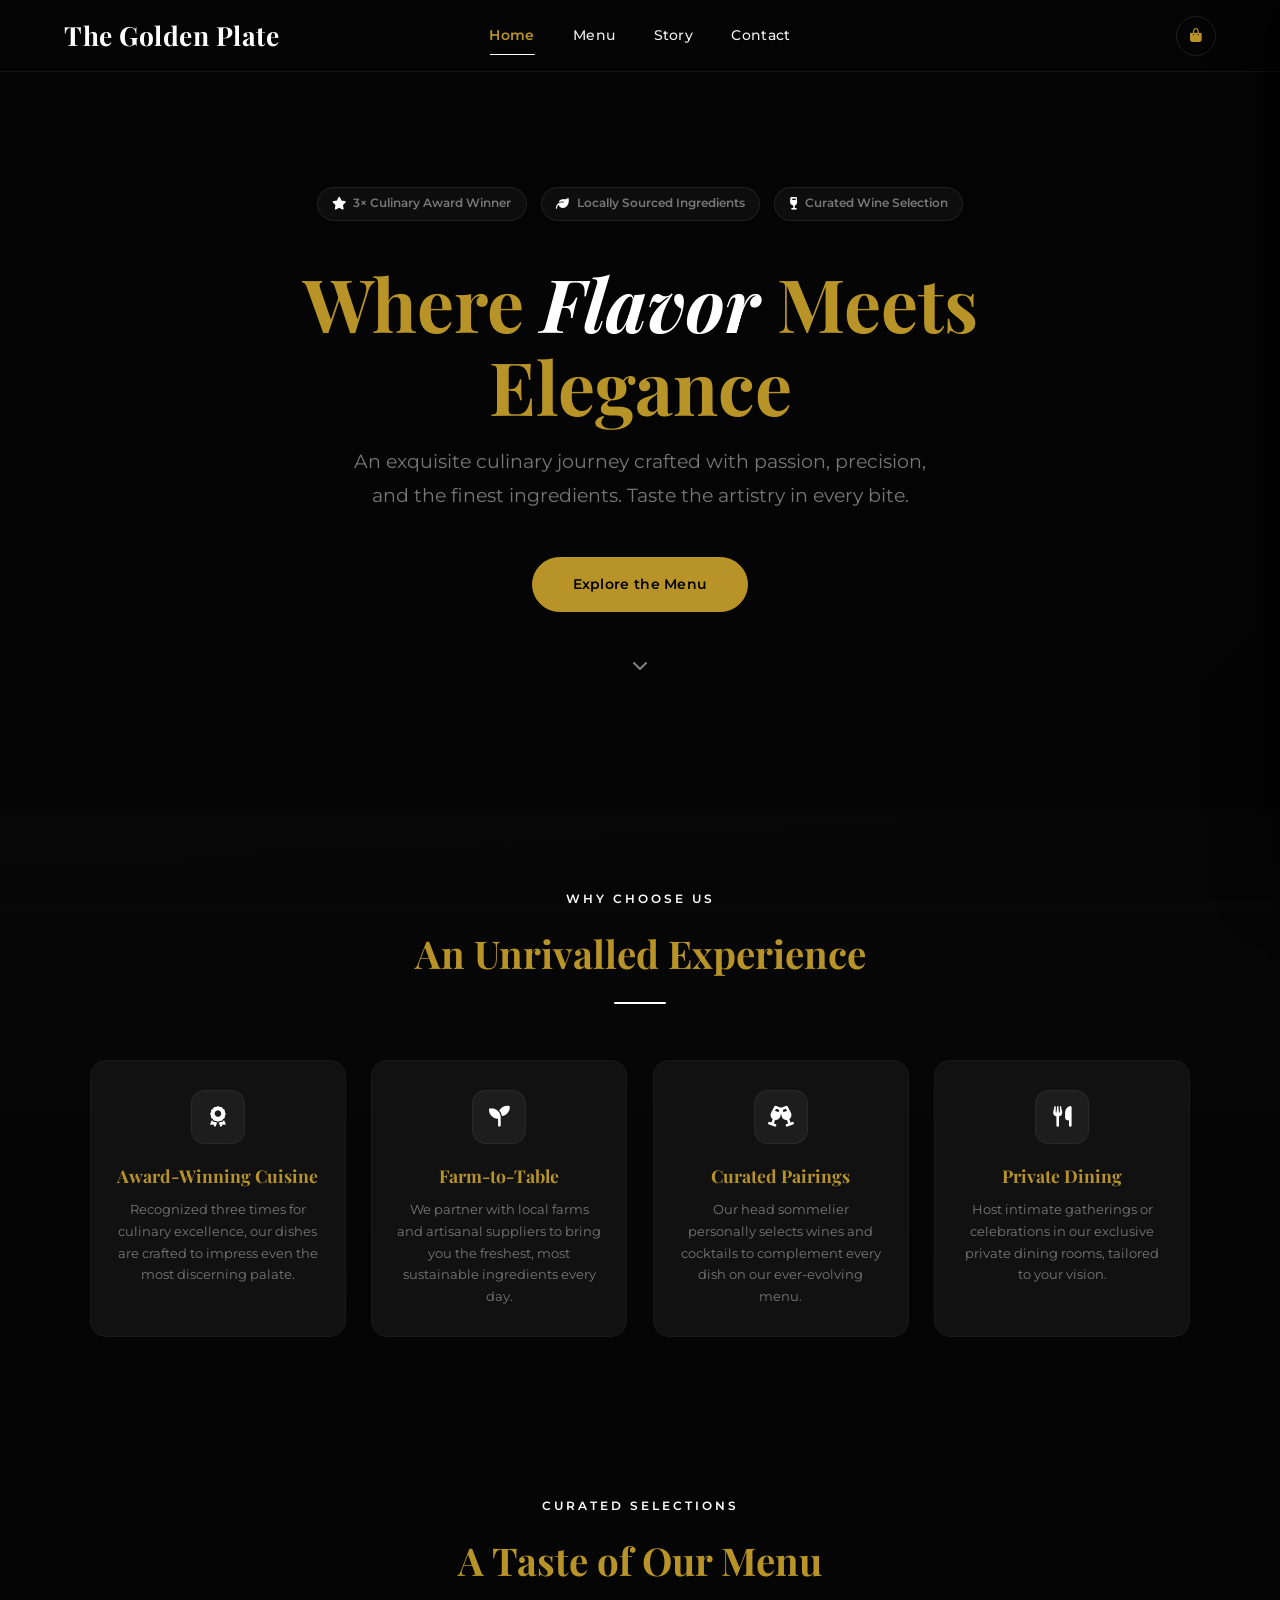
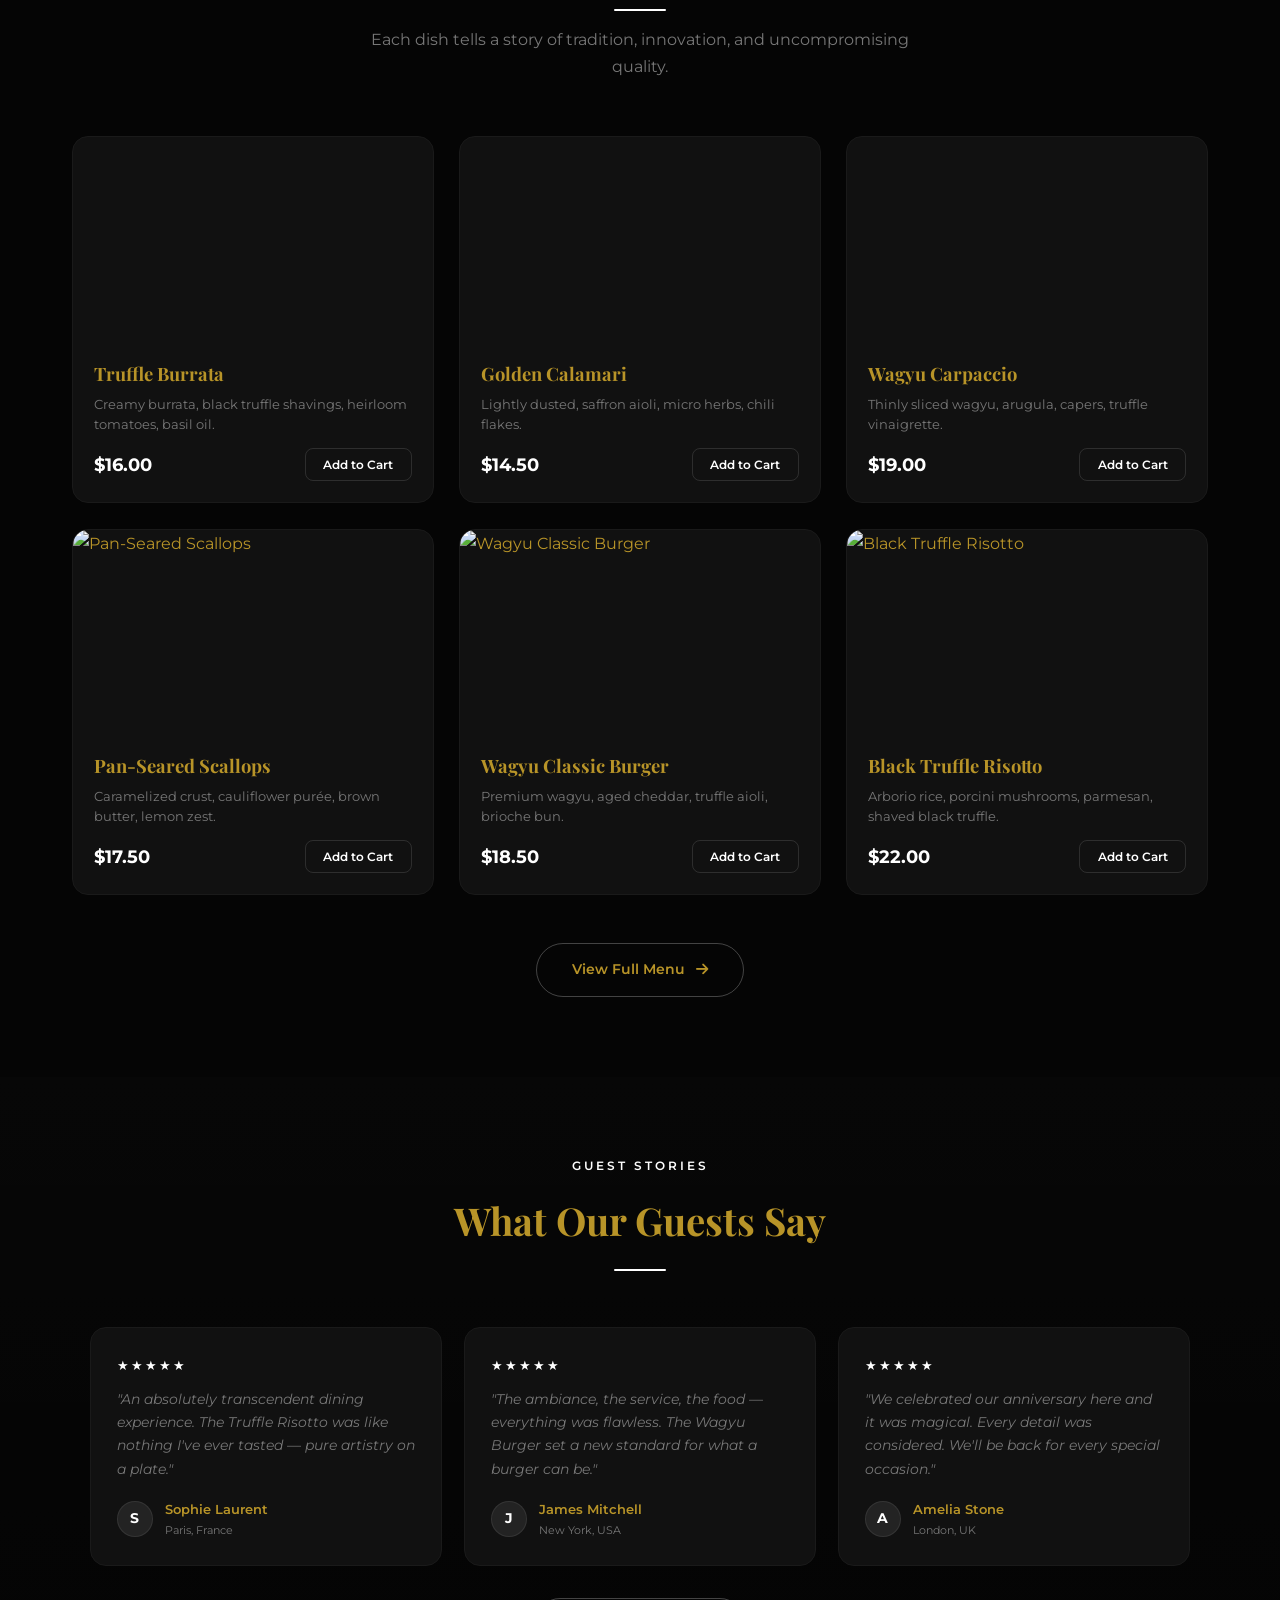
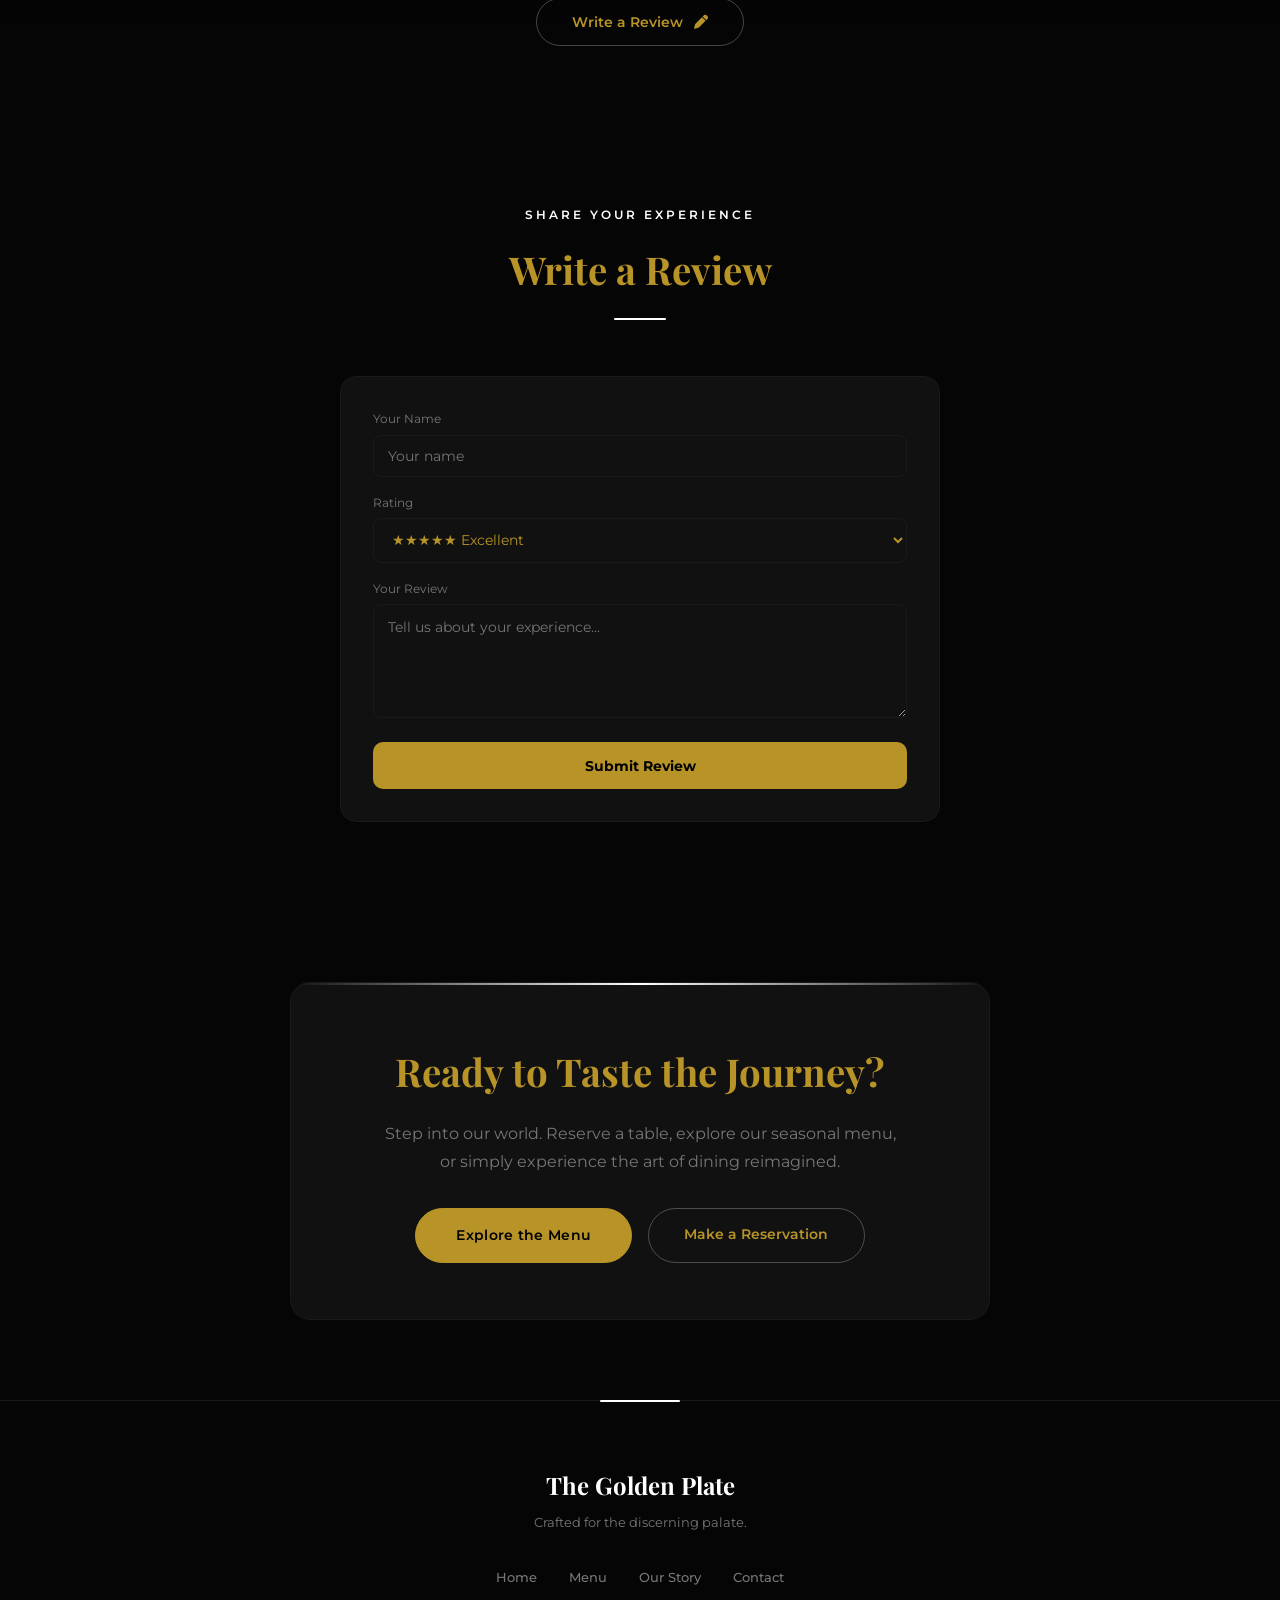
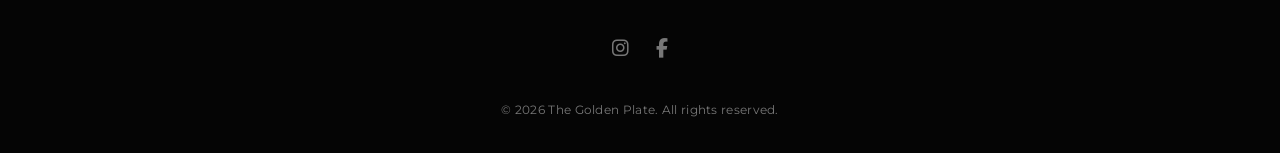
<file: index.html>
<!DOCTYPE html>
<html lang="en" dir="ltr">
<head>
    <meta charset="UTF-8">
    <meta name="viewport" content="width=device-width, initial-scale=1.0">
    <title>The Golden Plate | Fine Dining Experience</title>
    <link rel="stylesheet" href="style.css">
    <link rel="stylesheet" href="https://cdnjs.cloudflare.com/ajax/libs/font-awesome/6.5.0/css/all.min.css">
    
</head>
<body>

<!-- NAVBAR -->
<nav class="navbar" id="navbar">
    <a href="index.html" class="nav-logo">The Golden Plate</a>
    <div class="nav-links" id="navLinks">
        <a href="index.html" class="active">Home</a>
        <a href="menu.html">Menu</a>
        <a href="about.html">Story</a>
        <a href="contact.html">Contact</a>
    </div>
    <div class="nav-actions">
        <button class="icon-btn cart-toggle" aria-label="Cart">
            <i class="fa-solid fa-bag-shopping"></i>
            <span class="cart-count"></span>
        </button>
        <button class="mobile-menu-btn icon-btn" id="mobileMenuBtn"><i class="fa-solid fa-bars"></i></button>
    </div>
</nav>

<main>
    <!-- HERO -->
    <section class="hero">
        <div class="hero-content">
            <div class="hero-badges animate">
                <div class="hero-badge"><i class="fa-solid fa-star"></i> 3× Culinary Award Winner</div>
                <div class="hero-badge"><i class="fa-solid fa-leaf"></i> Locally Sourced Ingredients</div>
                <div class="hero-badge"><i class="fa-solid fa-wine-glass"></i> Curated Wine Selection</div>
            </div>
            <h1 id="heroHeading">Where <span id="heroSpan">Flavor</span> Meets Elegance</h1>
            <p id="heroDesc">An exquisite culinary journey crafted with passion, precision, and the finest ingredients. Taste the artistry in every bite.</p>
            <a href="menu.html" class="btn-primary" id="heroBtnEl">Explore the Menu</a>
            <div class="scroll-hint"><i class="fa-solid fa-chevron-down"></i></div>
        </div>
    </section>

    <!-- FEATURES -->
    <section class="section section-bg">
        <div class="section-header animate">
            <span class="section-tag">Why Choose Us</span>
            <h2>An Unrivalled Experience</h2>
            <div class="divider-gold"></div>
        </div>
        <div class="features-grid">
            <div class="feature-card animate"><div class="feature-icon"><i class="fa-solid fa-award"></i></div><h3>Award-Winning Cuisine</h3><p>Recognized three times for culinary excellence, our dishes are crafted to impress even the most discerning palate.</p></div>
            <div class="feature-card animate" style="transition-delay:0.1s"><div class="feature-icon"><i class="fa-solid fa-seedling"></i></div><h3>Farm-to-Table</h3><p>We partner with local farms and artisanal suppliers to bring you the freshest, most sustainable ingredients every day.</p></div>
            <div class="feature-card animate" style="transition-delay:0.2s"><div class="feature-icon"><i class="fa-solid fa-champagne-glasses"></i></div><h3>Curated Pairings</h3><p>Our head sommelier personally selects wines and cocktails to complement every dish on our ever-evolving menu.</p></div>
            <div class="feature-card animate" style="transition-delay:0.3s"><div class="feature-icon"><i class="fa-solid fa-utensils"></i></div><h3>Private Dining</h3><p>Host intimate gatherings or celebrations in our exclusive private dining rooms, tailored to your vision.</p></div>
        </div>
    </section>

    <!-- MENU PREVIEW -->
    <section class="section">
        <div class="section-header animate">
            <span class="section-tag">Curated Selections</span>
            <h2>A Taste of Our Menu</h2>
            <div class="divider-gold"></div>
            <p>Each dish tells a story of tradition, innovation, and uncompromising quality.</p>
        </div>
        <div class="preview-grid" id="previewGrid"></div>
        <div style="text-align:center;margin-top:3rem">
            <a href="menu.html" class="btn-outline animate">View Full Menu <i class="fa-solid fa-arrow-right" style="margin-left:0.4rem"></i></a>
        </div>
    </section>

    <!-- REVIEWS -->
    <section class="section section-bg">
        <div class="section-header animate">
            <span class="section-tag">Guest Stories</span>
            <h2>What Our Guests Say</h2>
            <div class="divider-gold"></div>
        </div>
        <div class="reviews-grid" id="reviewsGrid"></div>
        <div style="text-align:center;margin-top:2rem">
            <button class="btn-outline animate" onclick="document.getElementById('reviewSection').scrollIntoView({behavior:'smooth'})">Write a Review <i class="fa-solid fa-pen" style="margin-left:0.4rem"></i></button>
        </div>
    </section>

    <!-- REVIEW FORM SECTION -->
    <section class="section" id="reviewSection">
        <div style="max-width:600px;margin:0 auto">
            <div class="section-header animate">
                <span class="section-tag">Share Your Experience</span>
                <h2>Write a Review</h2>
                <div class="divider-gold"></div>
            </div>
            <div style="background:var(--card-bg);border:1px solid var(--card-border);border-radius:16px;padding:2rem">
                <div style="margin-bottom:1rem">
                    <label style="font-size:0.75rem;color:var(--text-muted);display:block;margin-bottom:0.3rem">Your Name</label>
                    <input type="text" id="homeReviewName" placeholder="Your name" style="width:100%;background:var(--input-bg);border:1px solid var(--card-border);border-radius:8px;color:var(--text);padding:0.7rem 0.9rem;font-family:inherit;font-size:0.88rem;outline:none">
                </div>
                <div style="margin-bottom:1rem">
                    <label style="font-size:0.75rem;color:var(--text-muted);display:block;margin-bottom:0.3rem">Rating</label>
                    <select id="homeReviewRating" style="width:100%;background:var(--input-bg);border:1px solid var(--card-border);border-radius:8px;color:var(--text);padding:0.7rem 0.9rem;font-family:inherit;font-size:0.88rem;outline:none">
                        <option value="5">★★★★★ Excellent</option>
                        <option value="4">★★★★ Very Good</option>
                        <option value="3">★★★ Good</option>
                        <option value="2">★★ Fair</option>
                        <option value="1">★ Poor</option>
                    </select>
                </div>
                <div style="margin-bottom:1rem">
                    <label style="font-size:0.75rem;color:var(--text-muted);display:block;margin-bottom:0.3rem">Your Review</label>
                    <textarea id="homeReviewText" rows="4" placeholder="Tell us about your experience..." style="width:100%;background:var(--input-bg);border:1px solid var(--card-border);border-radius:8px;color:var(--text);padding:0.7rem 0.9rem;font-family:inherit;font-size:0.88rem;outline:none;resize:vertical;line-height:1.6"></textarea>
                </div>
                <button onclick="submitHomeReview()" style="width:100%;padding:0.9rem;background:var(--btn-bg);color:var(--btn-text);border:none;border-radius:10px;font-weight:700;font-size:0.9rem;cursor:pointer;font-family:inherit">Submit Review</button>
                <div id="homeReviewSuccess" style="display:none;text-align:center;margin-top:1rem;padding:0.9rem;background:rgba(34,197,94,0.08);border:1px solid #22c55e;color:#22c55e;border-radius:8px;font-size:0.85rem">Thank you! Your review will appear after admin approval.</div>
            </div>
        </div>
    </section>

    <!-- CTA -->
    <section class="cta-section">
        <div class="cta-box animate">
            <h2>Ready to Taste the Journey?</h2>
            <p>Step into our world. Reserve a table, explore our seasonal menu, or simply experience the art of dining reimagined.</p>
            <div class="cta-btns">
                <a href="menu.html" class="btn-primary">Explore the Menu</a>
                <a href="contact.html" class="btn-outline">Make a Reservation</a>
            </div>
        </div>
    </section>
</main>

<!-- CART -->
<div class="cart-overlay" id="cartOverlay"></div>
<aside class="cart-panel" id="cartPanel">
    <div class="cart-header">
        <h2><i class="fa-solid fa-bag-shopping"></i> Your Selection</h2>
        <button class="icon-btn close-cart"><i class="fa-solid fa-xmark"></i></button>
    </div>
    <div class="cart-body" id="cartBody"></div>
    <div class="cart-footer">
        <div class="cart-total"><span>Total</span><span id="cartTotal">$0.00</span></div>
        <button class="checkout-btn" id="checkoutBtn">Order via WhatsApp</button>
    </div>
</aside>

<!-- FOOTER -->
<footer>
    <div class="footer-logo">The Golden Plate</div>
    <div class="footer-tagline">Crafted for the discerning palate.</div>
    <div class="footer-links">
        <a href="index.html">Home</a>
        <a href="menu.html">Menu</a>
        <a href="about.html">Our Story</a>
        <a href="contact.html">Contact</a>
    </div>
    <div class="socials" id="footerSocials"></div>
    <p class="copy">&copy; <span class="year"></span> <span class="footer-logo-inline">The Golden Plate</span>. All rights reserved.</p>
</footer>

<script src="gp-data.js"></script>
<script src="main.js"></script>

</body>
</html>
</file>
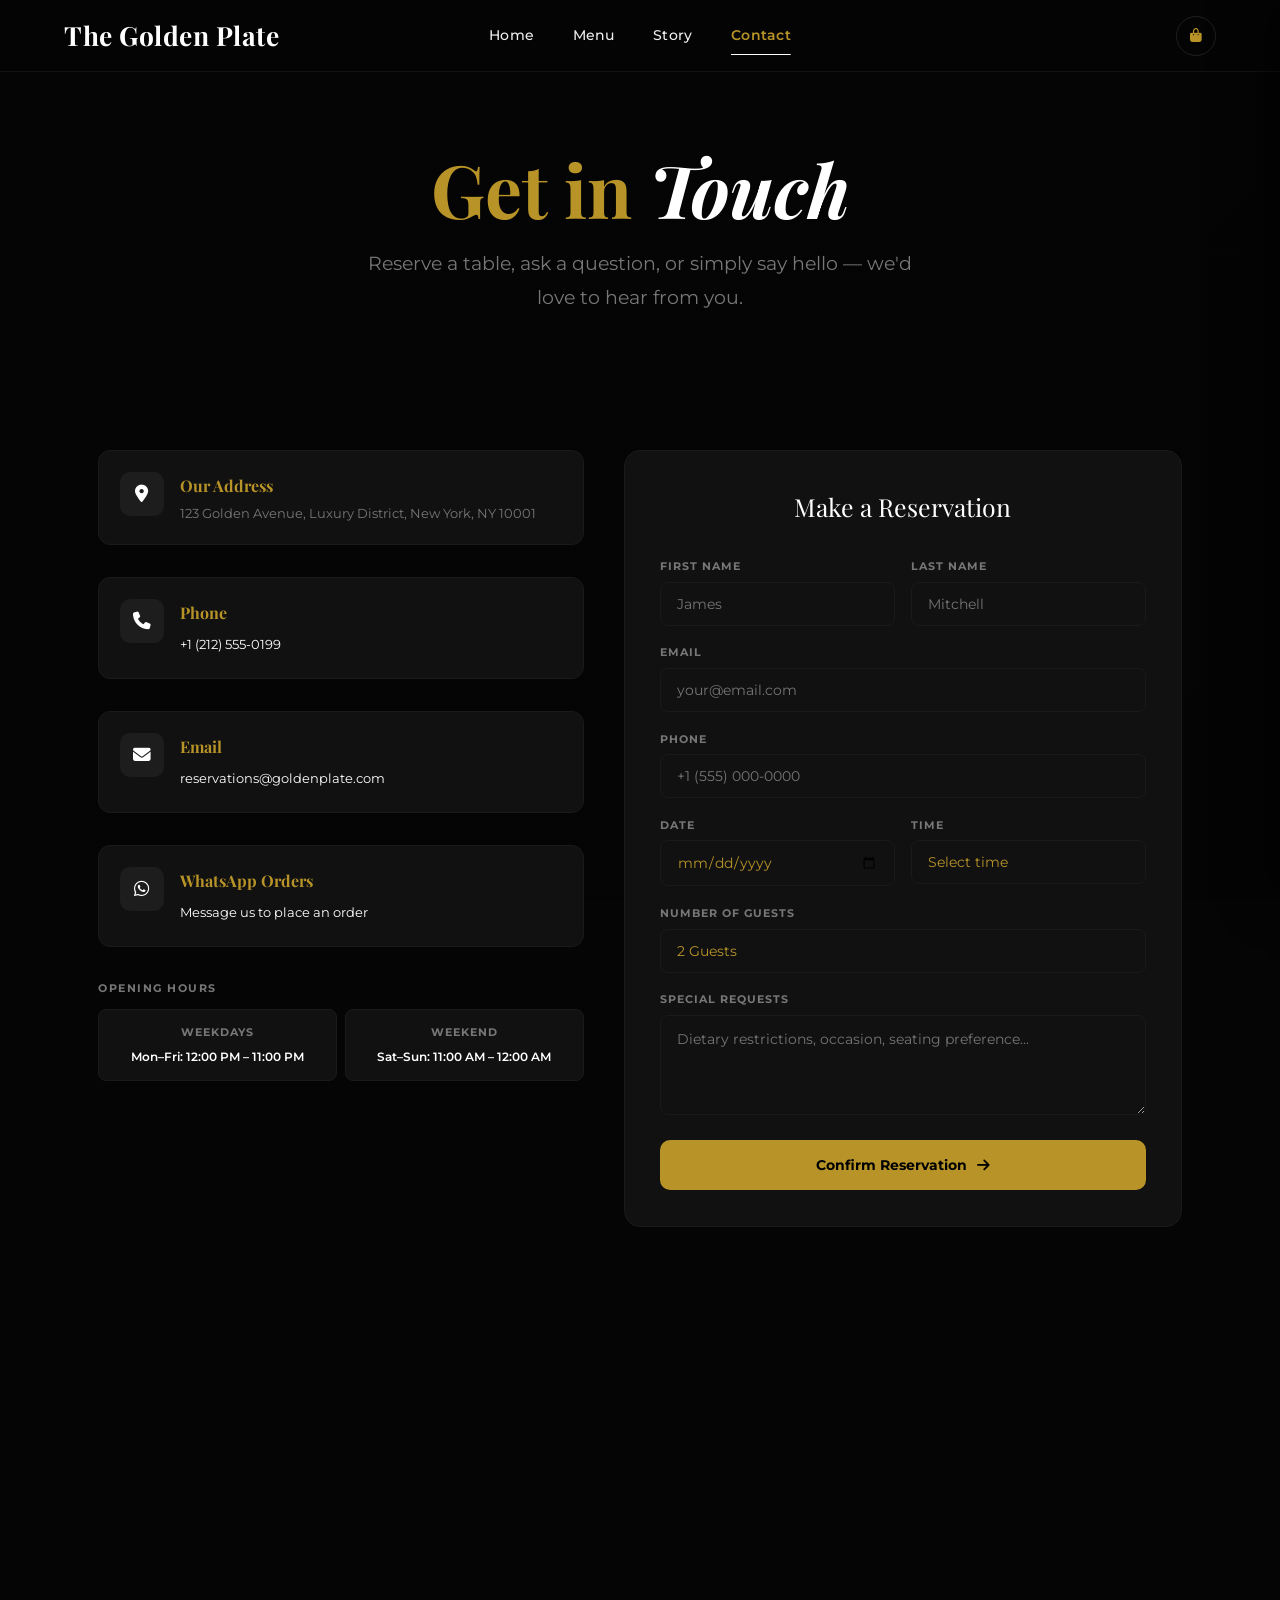
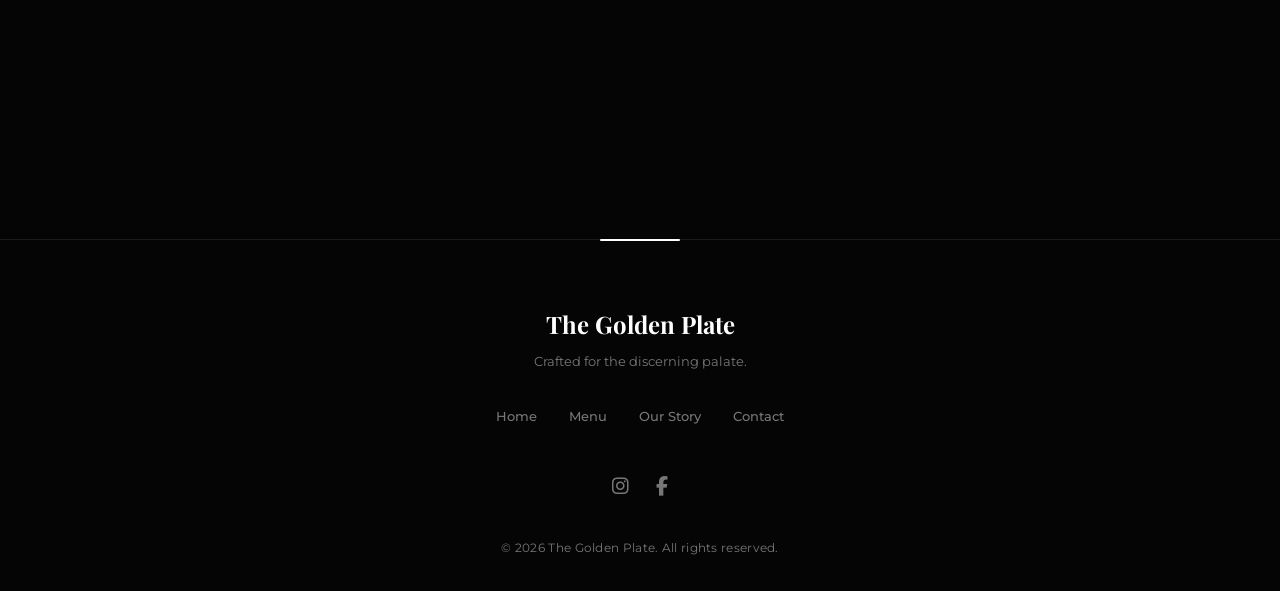
<file: contact.html>
<!DOCTYPE html>
<html lang="en" dir="ltr">
<head>
    <meta charset="UTF-8">
    <meta name="viewport" content="width=device-width, initial-scale=1.0">
    <title>Contact | The Golden Plate</title>
    <link rel="stylesheet" href="style.css">
    <link rel="stylesheet" href="https://cdnjs.cloudflare.com/ajax/libs/font-awesome/6.5.0/css/all.min.css">
    <link rel="stylesheet" href="contact.css">
</head>
<body>

<!-- ===== NAVBAR ===== -->
<nav class="navbar" id="navbar">
    <a href="index.html" class="nav-logo">The Golden Plate</a>
    <div class="nav-links" id="navLinks">
        <a href="index.html">Home</a>
        <a href="menu.html">Menu</a>
        <a href="about.html">Story</a>
        <a href="contact.html" class="active">Contact</a>
    </div>
    <div class="nav-actions">
        <button class="icon-btn cart-toggle" aria-label="Cart">
            <i class="fa-solid fa-bag-shopping"></i>
            <span class="cart-count"></span>
        </button>
        <button class="mobile-menu-btn icon-btn" id="mobileMenuBtn">
            <i class="fa-solid fa-bars"></i>
        </button>
    </div>
</nav>

<!-- ===== MAIN ===== -->
<main>

    <!-- HERO -->
    <section class="hero hero-sm">
        <div class="hero-content">
            <h1>Get in <span>Touch</span></h1>
            <p>Reserve a table, ask a question, or simply say hello — we'd love to hear from you.</p>
        </div>
    </section>

    <!-- CONTACT LAYOUT -->
    <div class="contact-layout">

        <!-- INFO CARDS -->
        <div class="info-cards animate">
            <div class="info-card">
                <div class="info-icon"><i class="fa-solid fa-location-dot"></i></div>
                <div>
                    <h3>Our Address</h3>
                    <p id="contactAddress">123 Golden Avenue, Luxury District, New York, NY 10001</p>
                </div>
            </div>

            <div class="info-card">
                <div class="info-icon"><i class="fa-solid fa-phone"></i></div>
                <div>
                    <h3>Phone</h3>
                    <a href="#" id="contactPhoneLink">+1 (212) 555-0199</a>
                </div>
            </div>

            <div class="info-card">
                <div class="info-icon"><i class="fa-solid fa-envelope"></i></div>
                <div>
                    <h3>Email</h3>
                    <a href="#" id="contactEmailLink">reservations@goldenplate.com</a>
                </div>
            </div>

            <div class="info-card">
                <div class="info-icon"><i class="fa-brands fa-whatsapp"></i></div>
                <div>
                    <h3>WhatsApp Orders</h3>
                    <a href="#" id="contactWaLink">Message us to place an order</a>
                </div>
            </div>

            <!-- Opening Hours -->
            <div>
                <p style="font-size:0.7rem;font-weight:700;text-transform:uppercase;letter-spacing:1.5px;color:var(--text-muted);margin-bottom:0.7rem">
                    Opening Hours
                </p>
                <div class="hours-grid">
                    <div class="hours-item">
                        <div class="hours-label">Weekdays</div>
                        <div class="hours-val" id="hoursWeek">Mon–Fri: 12:00 PM – 11:00 PM</div>
                    </div>
                    <div class="hours-item">
                        <div class="hours-label">Weekend</div>
                        <div class="hours-val" id="hoursWeekend">Sat–Sun: 11:00 AM – 12:00 AM</div>
                    </div>
                </div>
            </div>
        </div>

        <!-- RESERVATION FORM -->
        <div class="contact-form animate">
            <div class="form-title">Make a Reservation</div>
            <form id="reservationForm" onsubmit="submitForm(event)">

                <div class="form-row">
                    <div class="form-group">
                        <label>First Name</label>
                        <input type="text" placeholder="James" required>
                    </div>
                    <div class="form-group">
                        <label>Last Name</label>
                        <input type="text" placeholder="Mitchell" required>
                    </div>
                </div>

                <div class="form-group">
                    <label>Email</label>
                    <input type="email" placeholder="your@email.com" required>
                </div>

                <div class="form-group">
                    <label>Phone</label>
                    <input type="tel" placeholder="+1 (555) 000-0000">
                </div>

                <div class="form-row">
                    <div class="form-group">
                        <label>Date</label>
                        <input type="date" required id="resDate">
                    </div>
                    <div class="form-group">
                        <label>Time</label>
                        <select required>
                            <option value="">Select time</option>
                            <option>12:00 PM</option>
                            <option>12:30 PM</option>
                            <option>1:00 PM</option>
                            <option>1:30 PM</option>
                            <option>6:00 PM</option>
                            <option>6:30 PM</option>
                            <option>7:00 PM</option>
                            <option>7:30 PM</option>
                            <option>8:00 PM</option>
                            <option>8:30 PM</option>
                            <option>9:00 PM</option>
                            <option>9:30 PM</option>
                        </select>
                    </div>
                </div>

                <div class="form-group">
                    <label>Number of Guests</label>
                    <select required>
                        <option>1 Guest</option>
                        <option selected>2 Guests</option>
                        <option>3 Guests</option>
                        <option>4 Guests</option>
                        <option>5 Guests</option>
                        <option>6 Guests</option>
                        <option>7+ Guests (please specify in notes)</option>
                    </select>
                </div>

                <div class="form-group">
                    <label>Special Requests</label>
                    <textarea placeholder="Dietary restrictions, occasion, seating preference..."></textarea>
                </div>

                <button type="submit" class="submit-btn">
                    Confirm Reservation <i class="fa-solid fa-arrow-right" style="margin-left:0.4rem"></i>
                </button>

                <div class="form-success" id="formSuccess">
                    <i class="fa-solid fa-check-circle"></i> Reservation confirmed! We'll be in touch shortly.
                </div>

            </form>
        </div>

    </div>

    <!-- MAP -->
    <div class="map-section animate">
        <div class="map-wrap">
            <iframe id="mapFrame"
                src="https://www.google.com/maps/embed?pb=!1m18!1m12!1m3!1d193595.15830869428!2d-74.11976397304603!3d40.69766374874431!2m3!1f0!2f0!3f0!3m2!1i1024!2i768!4f13.1!3m3!1m2!1s0x89c24fa5d33f083b%3A0xc80b8f06e177fe62!2sNew%20York%2C%20NY!5e0!3m2!1sen!2sus!4v1734567890123"
                allowfullscreen=""
                loading="lazy"
                referrerpolicy="no-referrer-when-downgrade">
            </iframe>
            <div class="map-overlay-label">
                <i class="fa-solid fa-location-dot"></i> The Golden Plate
            </div>
        </div>
    </div>

</main>

<!-- ===== CART ===== -->
<div class="cart-overlay" id="cartOverlay"></div>
<aside class="cart-panel" id="cartPanel">
    <div class="cart-header">
        <h2><i class="fa-solid fa-bag-shopping"></i> Your Selection</h2>
        <button class="icon-btn close-cart"><i class="fa-solid fa-xmark"></i></button>
    </div>
    <div class="cart-body" id="cartBody"></div>
    <div class="cart-footer">
        <div class="cart-total">
            <span>Total</span>
            <span id="cartTotal">$0.00</span>
        </div>
        <button class="checkout-btn" id="checkoutBtn">Order via WhatsApp</button>
    </div>
</aside>

<!-- ===== FOOTER ===== -->
<footer>
    <div class="footer-logo">The Golden Plate</div>
    <div class="footer-tagline">Crafted for the discerning palate.</div>
    <div class="footer-links">
        <a href="index.html">Home</a>
        <a href="menu.html">Menu</a>
        <a href="about.html">Our Story</a>
        <a href="contact.html">Contact</a>
    </div>
    <div class="socials" id="footerSocials"></div>
    <p class="copy">&copy; <span class="year"></span> The Golden Plate. All rights reserved.</p>
</footer>

<script src="gp-data.js"></script>
<script src="main.js"></script>

</body>
</html>
</file>
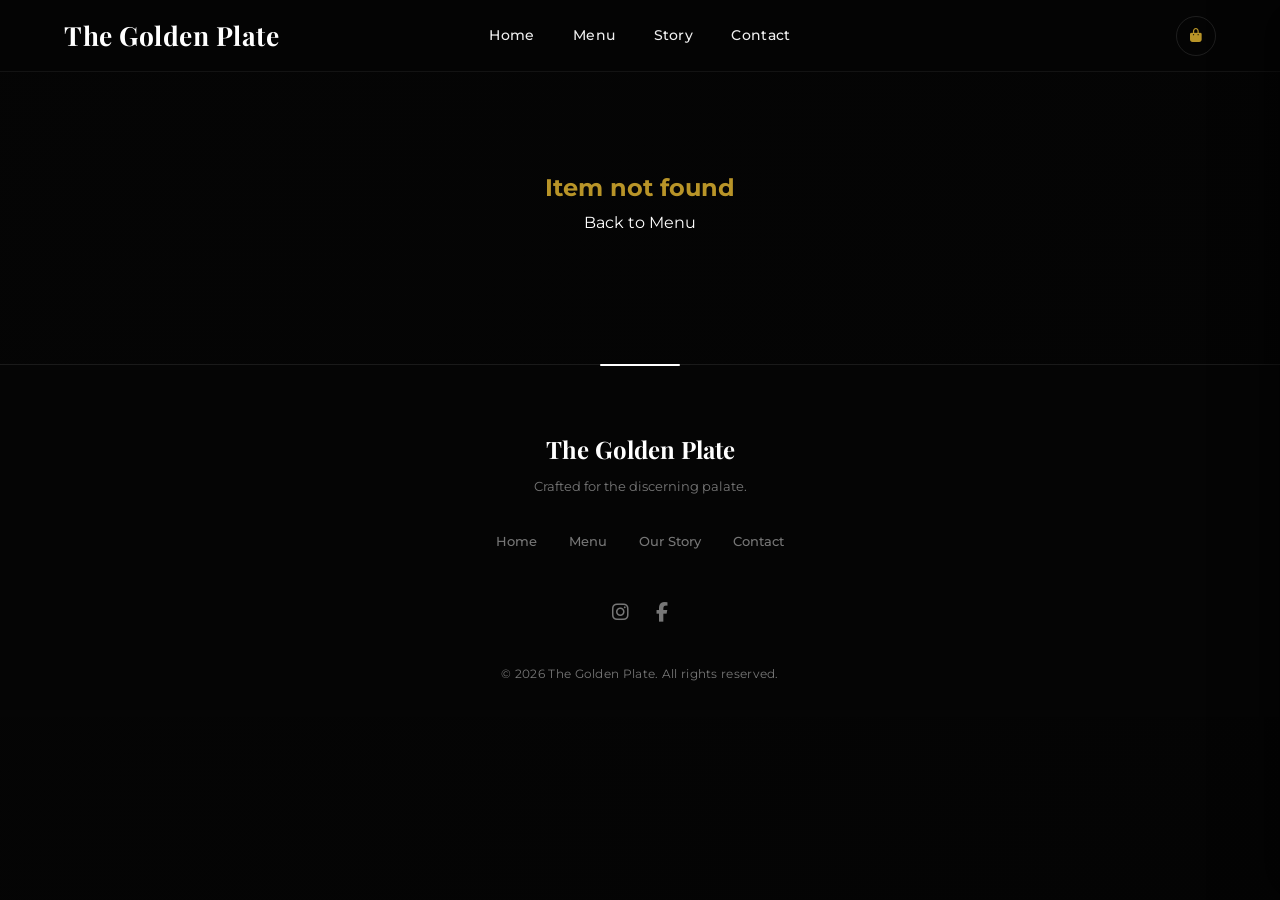
<file: item.html>
<!DOCTYPE html>
<html lang="en" dir="ltr">
<head>
    <meta charset="UTF-8">
    <meta name="viewport" content="width=device-width, initial-scale=1.0">
    <title id="pageTitle">The Golden Plate</title>
    <link rel="stylesheet" href="style.css">
    <link rel="stylesheet" href="https://cdnjs.cloudflare.com/ajax/libs/font-awesome/6.5.0/css/all.min.css">
    <link rel="stylesheet" href="item.css">
    
</head>
<body>

<nav class="navbar" id="navbar">
    <a href="index.html" class="nav-logo">The Golden Plate</a>
    <div class="nav-links" id="navLinks">
        <a href="index.html">Home</a>
        <a href="menu.html">Menu</a>
        <a href="about.html">Story</a>
        <a href="contact.html">Contact</a>
    </div>
    <div class="nav-actions">
        <button class="icon-btn cart-toggle" aria-label="Cart">
            <i class="fa-solid fa-bag-shopping"></i>
            <span class="cart-count"></span>
        </button>
        <button class="mobile-menu-btn icon-btn" id="mobileMenuBtn"><i class="fa-solid fa-bars"></i></button>
    </div>
</nav>

<main>
    <div class="detail-layout">
        <a href="menu.html" class="detail-back"><i class="fa-solid fa-arrow-left"></i> Back to Menu</a>
        <div class="detail-gallery" id="detailGallery"></div>
        <div class="detail-body">
            <div class="detail-info">
                <h1 id="detailName"></h1>
                <span class="detail-cat" id="detailCat"></span>
                <p class="detail-desc" id="detailDesc"></p>
                <div class="detail-section">
                    <h3><i class="fa-solid fa-list-check"></i> Ingredients</h3>
                    <div class="ingredient-list" id="detailIngredients"></div>
                </div>
                <div class="detail-section">
                    <h3><i class="fa-solid fa-triangle-exclamation"></i> Allergens</h3>
                    <div class="allergen-list" id="detailAllergens"></div>
                </div>
                <div class="detail-reviews">
                    <h3>Reviews <span id="detailReviewCount" style="color:var(--text-muted);font-size:0.85rem"></span></h3>
                    <div id="detailReviews"></div>
                    <p style="margin-top:1rem"><span class="write-review-link" onclick="document.getElementById('reviewForm').style.display='block';this.style.display='none'">Write a review</span></p>
                </div>
            </div>
            <div class="detail-sidebar">
                <div class="detail-price-card">
                    <div class="detail-price-range" id="detailPriceRange"></div>
                    <div class="detail-price" id="detailPrice"></div>
                    <button class="detail-add-btn" id="detailAddBtn">Add to Cart</button>
                </div>
            </div>
        </div>

        <!-- Review Form -->
        <div id="reviewForm" style="display:none;margin-top:2rem;padding:2rem;background:var(--card-bg);border:1px solid var(--card-border);border-radius:16px">
            <h3 style="font-family:'Playfair Display',serif;margin-bottom:1rem">Write a Review</h3>
            <div class="form-row" style="display:grid;grid-template-columns:1fr 1fr;gap:1rem;margin-bottom:1rem">
                <div><label style="font-size:0.75rem;color:var(--text-muted);display:block;margin-bottom:0.3rem">Your Name</label><input type="text" id="reviewName" placeholder="Your name" style="width:100%;background:var(--input-bg);border:1px solid var(--card-border);border-radius:8px;color:var(--text);padding:0.7rem 0.9rem;font-family:inherit;font-size:0.88rem;outline:none"></div>
                <div><label style="font-size:0.75rem;color:var(--text-muted);display:block;margin-bottom:0.3rem">Rating</label><select id="reviewRating" style="width:100%;background:var(--input-bg);border:1px solid var(--card-border);border-radius:8px;color:var(--text);padding:0.7rem 0.9rem;font-family:inherit;font-size:0.88rem;outline:none"><option value="5">★★★★★ Excellent</option><option value="4">★★★★ Very Good</option><option value="3">★★★ Good</option><option value="2">★★ Fair</option><option value="1">★ Poor</option></select></div>
            </div>
            <div style="margin-bottom:1rem"><label style="font-size:0.75rem;color:var(--text-muted);display:block;margin-bottom:0.3rem">Your Review</label><textarea id="reviewText" rows="4" placeholder="Tell us about your experience..." style="width:100%;background:var(--input-bg);border:1px solid var(--card-border);border-radius:8px;color:var(--text);padding:0.7rem 0.9rem;font-family:inherit;font-size:0.88rem;outline:none;resize:vertical;line-height:1.6"></textarea></div>
            <button onclick="submitReview()" style="background:var(--btn-bg);color:var(--btn-text);border:none;padding:0.7rem 1.5rem;border-radius:8px;font-weight:600;cursor:pointer;font-family:inherit">Submit Review</button>
            <button onclick="document.getElementById('reviewForm').style.display='none';document.querySelector('.write-review-link').style.display=''" style="background:transparent;color:var(--text-muted);border:1px solid var(--card-border);padding:0.7rem 1.5rem;border-radius:8px;font-weight:600;cursor:pointer;font-family:inherit;margin-left:0.5rem">Cancel</button>
        </div>
    </div>
</main>

<div class="cart-overlay" id="cartOverlay"></div>
<aside class="cart-panel" id="cartPanel">
    <div class="cart-header">
        <h2><i class="fa-solid fa-bag-shopping"></i> Your Selection</h2>
        <button class="icon-btn close-cart"><i class="fa-solid fa-xmark"></i></button>
    </div>
    <div class="cart-body" id="cartBody"></div>
    <div class="cart-footer">
        <div class="cart-total"><span>Total</span><span id="cartTotal">$0.00</span></div>
        <button class="checkout-btn" id="checkoutBtn">Order via WhatsApp</button>
    </div>
</aside>

<footer>
    <div class="footer-logo">The Golden Plate</div>
    <div class="footer-tagline">Crafted for the discerning palate.</div>
    <div class="footer-links">
        <a href="index.html">Home</a><a href="menu.html">Menu</a>
        <a href="about.html">Our Story</a><a href="contact.html">Contact</a>
    </div>
    <div class="socials" id="footerSocials"></div>
    <p class="copy">&copy; <span class="year"></span> The Golden Plate. All rights reserved.</p>
</footer>

<script src="gp-data.js"></script>
<script src="main.js"></script>
<script src="item.js"></script>

</body>
</html>
</file>
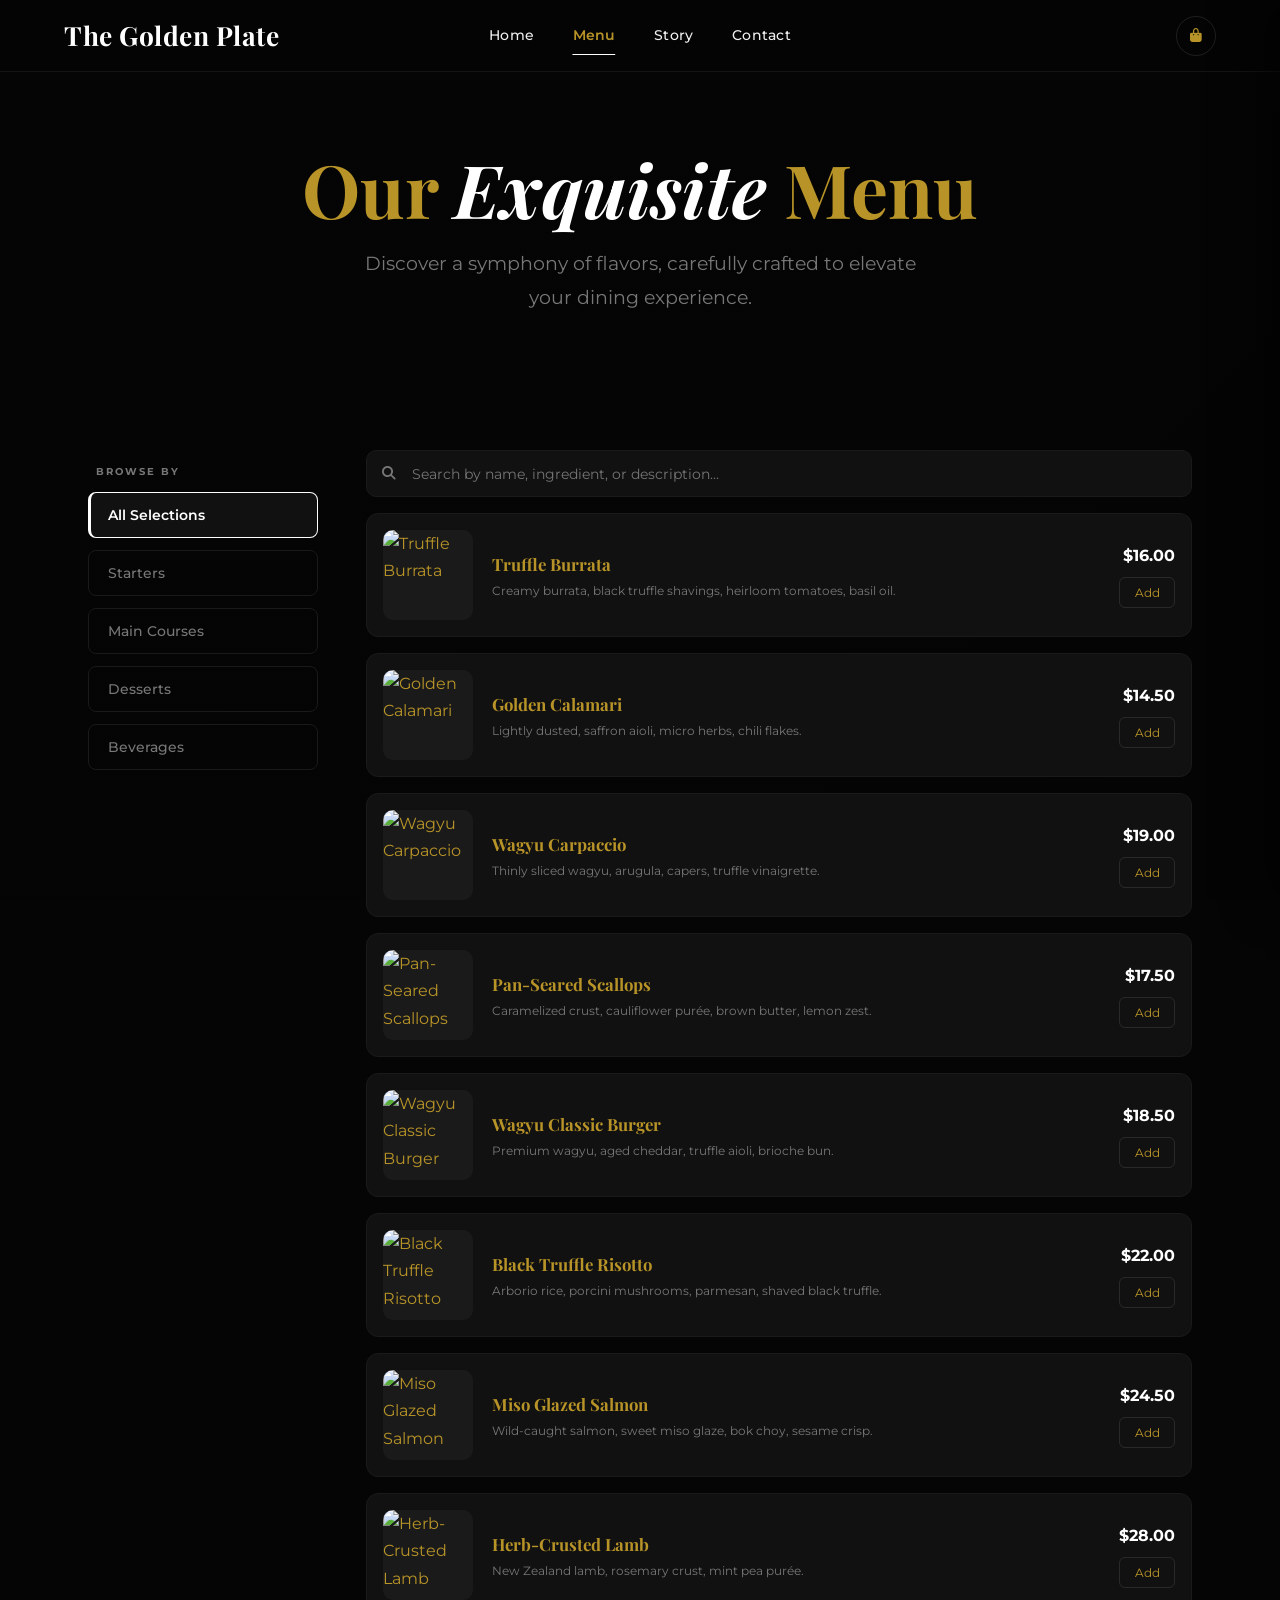
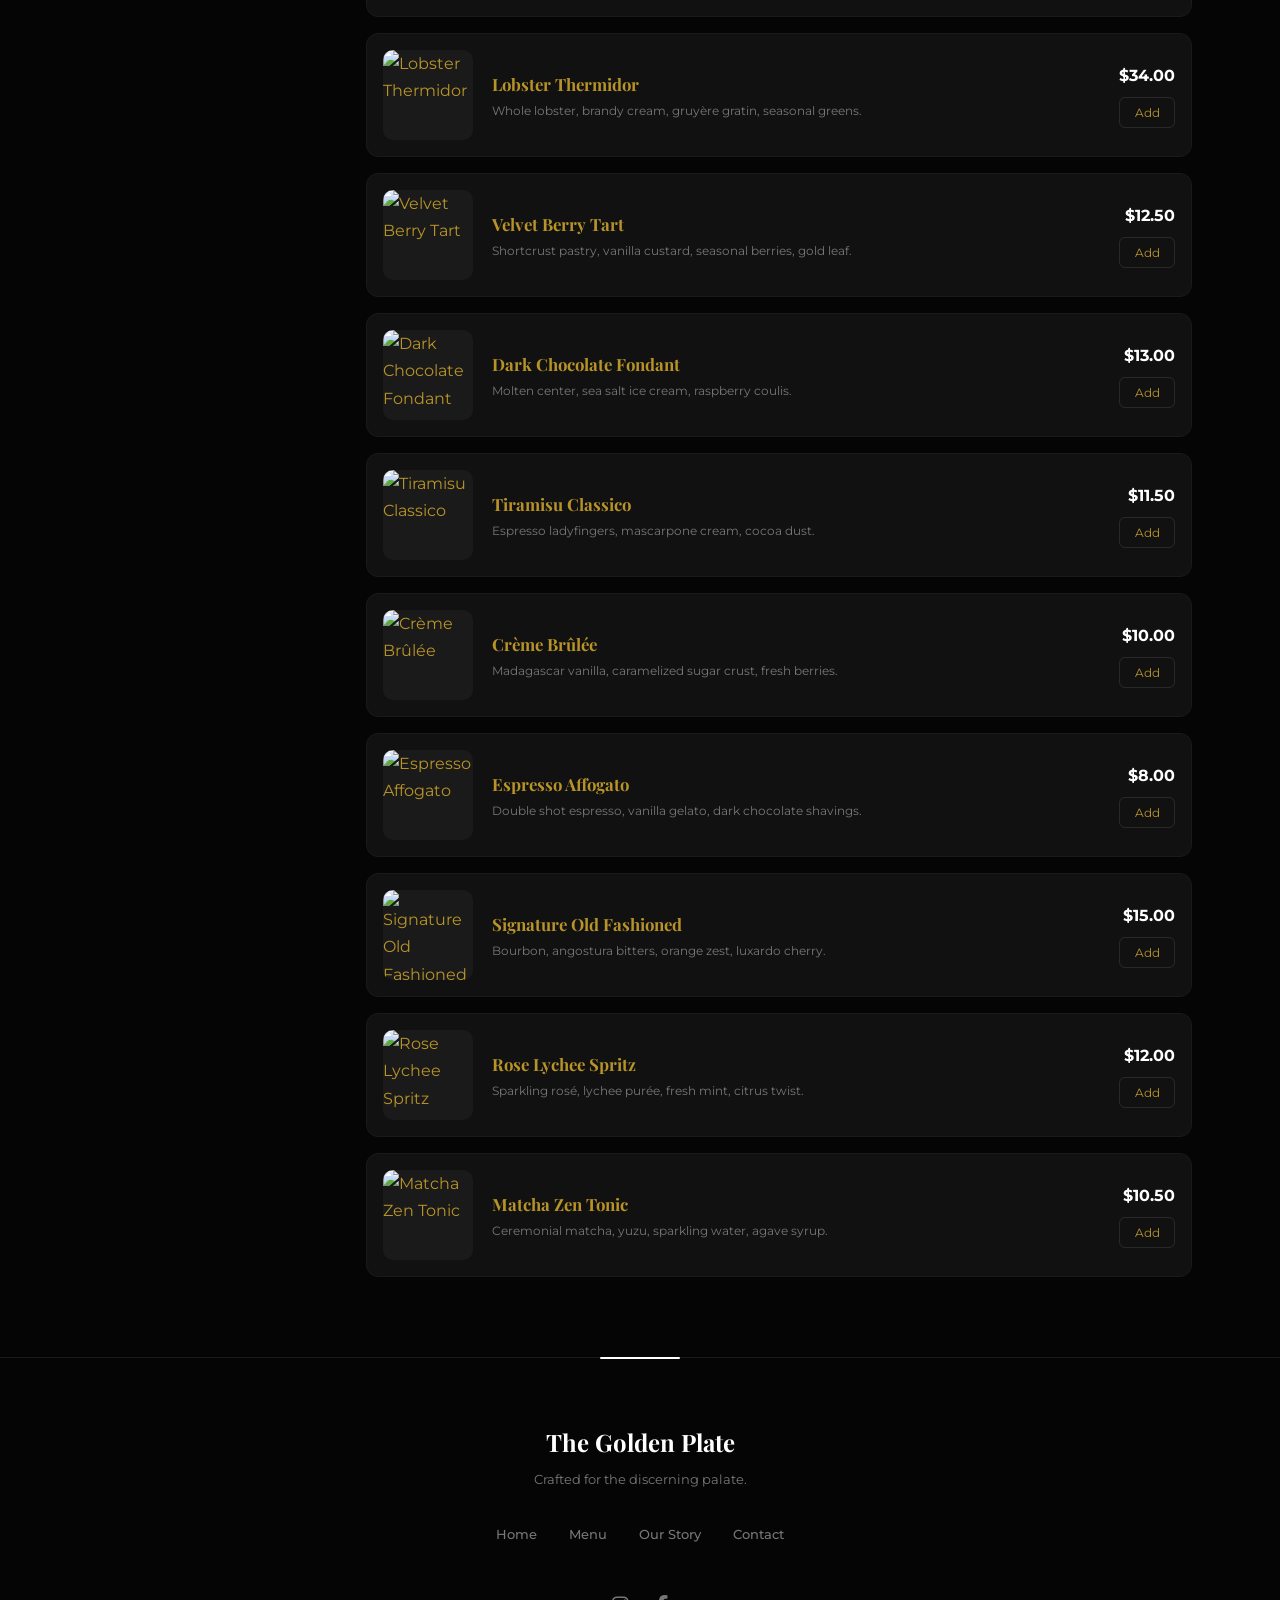
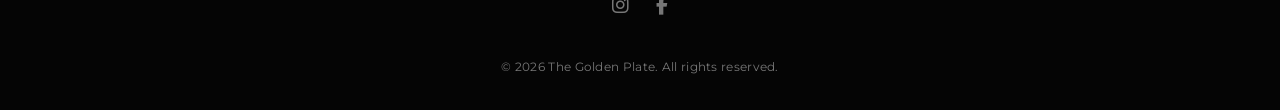
<file: menu.html>
<!DOCTYPE html>
<html lang="en" dir="ltr">
<head>
    <meta charset="UTF-8">
    <meta name="viewport" content="width=device-width, initial-scale=1.0">
    <title>Menu | The Golden Plate</title>
    <link rel="stylesheet" href="style.css">
    <link rel="stylesheet" href="https://cdnjs.cloudflare.com/ajax/libs/font-awesome/6.5.0/css/all.min.css">
    <link rel="stylesheet" href="menu.css">
    
</head>
<body>

<nav class="navbar" id="navbar">
    <a href="index.html" class="nav-logo">The Golden Plate</a>
    <div class="nav-links" id="navLinks">
        <a href="index.html">Home</a>
        <a href="menu.html" class="active">Menu</a>
        <a href="about.html">Story</a>
        <a href="contact.html">Contact</a>
    </div>
    <div class="nav-actions">
        <button class="icon-btn cart-toggle" aria-label="Cart">
            <i class="fa-solid fa-bag-shopping"></i>
            <span class="cart-count"></span>
        </button>
        <button class="mobile-menu-btn icon-btn" id="mobileMenuBtn"><i class="fa-solid fa-bars"></i></button>
    </div>
</nav>

<main>
    <section class="hero hero-sm">
        <div class="hero-content">
            <h1>Our <span>Exquisite</span> Menu</h1>
            <p>Discover a symphony of flavors, carefully crafted to elevate your dining experience.</p>
        </div>
    </section>

    <div class="menu-layout">
        <aside class="cat-nav">
            <span class="cat-label">Browse by</span>
            <button class="cat-btn active" data-cat="all">All Selections</button>
            <button class="cat-btn" data-cat="starters">Starters</button>
            <button class="cat-btn" data-cat="mains">Main Courses</button>
            <button class="cat-btn" data-cat="desserts">Desserts</button>
            <button class="cat-btn" data-cat="drinks">Beverages</button>
        </aside>
        <div>
            <div class="menu-search">
                <i class="fa-solid fa-magnifying-glass"></i>
                <input type="text" id="menuSearchInput" placeholder="Search by name, ingredient, or description...">
                <button class="menu-search-clear" id="menuSearchClear" onclick="clearSearch()"><i class="fa-solid fa-xmark"></i></button>
            </div>
            <div class="search-results-count" id="searchResultsCount" style="display:none"></div>
            <div class="menu-list" id="menuList"></div>
        </div>
    </div>
</main>

<!-- CART -->
<div class="cart-overlay" id="cartOverlay"></div>
<aside class="cart-panel" id="cartPanel">
    <div class="cart-header">
        <h2><i class="fa-solid fa-bag-shopping"></i> Your Selection</h2>
        <button class="icon-btn close-cart"><i class="fa-solid fa-xmark"></i></button>
    </div>
    <div class="cart-body" id="cartBody"></div>
    <div class="cart-footer">
        <div class="cart-total"><span>Total</span><span id="cartTotal">$0.00</span></div>
        <button class="checkout-btn" id="checkoutBtn">Order via WhatsApp</button>
    </div>
</aside>

<!-- SIZE SELECTION MODAL -->
<div class="size-modal-overlay" id="sizeModalOverlay" onclick="if(event.target===this)closeSizeModal()">
    <div class="size-modal">
        <div class="size-modal-header">
            <h3 id="sizeModalTitle">Select Size</h3>
            <button class="size-modal-close" onclick="closeSizeModal()"><i class="fa-solid fa-xmark"></i></button>
        </div>
        <div class="size-modal-body" id="sizeModalBody"></div>
    </div>
</div>

<footer>
    <div class="footer-logo">The Golden Plate</div>
    <div class="footer-tagline">Crafted for the discerning palate.</div>
    <div class="footer-links">
        <a href="index.html">Home</a><a href="menu.html">Menu</a>
        <a href="about.html">Our Story</a><a href="contact.html">Contact</a>
    </div>
    <div class="socials" id="footerSocials"></div>
    <p class="copy">&copy; <span class="year"></span> The Golden Plate. All rights reserved.</p>
</footer>

<script src="gp-data.js"></script>
<script src="main.js"></script>
<script src="menu.js"></script>

</body>
</html>
</file>
<file: style.css>
/* ===== THE GOLDEN PLATE — Shared Styles ===== */
@import url('https://fonts.googleapis.com/css2?family=Montserrat:wght@300;400;500;600;700&family=Playfair+Display:ital,wght@0,400;0,600;0,700;1,400&display=swap');

:root {
    --bg-dark: #050505;
    --surface: #0c0c0c;
    --card-bg: #111111;
    --gold: #B89428;
    --gold-light: #B89428;
    --gold-dark: #B89428;
    --text: #B89428;
    --text-muted: #777777;
    --border: #1a1a1a;
    --glass: rgba(5,5,5,0.92);
    --shadow: 0 12px 40px rgba(0,0,0,0.65);
    --shadow-gold: 0 8px 28px rgba(255,255,255,0.05);
    --radius: 16px;
    --nav-height: 72px;
    --tr: 0.42s cubic-bezier(0.22,1,0.36,1);
    --btn-bg: #B89428;
    --btn-text: #000000;
    --btn-hover: #B89428;
    --input-bg: #111111;
    --nav-link: #F0F0F0;
    --card-border: #1a1a1a;
    --badge-bg: rgba(255,255,255,0.08);
    --badge-text: #B89428;
    --gold-glow: rgba(255,255,255,0.05);
}

/* ===== RESET ===== */
*, *::before, *::after { margin: 0; padding: 0; box-sizing: border-box; }
html { scroll-behavior: smooth; }

body {
    background: var(--bg-dark);
    color: var(--text);
    font-family: 'Montserrat', sans-serif;
    line-height: 1.7;
    overflow-x: hidden;
    -webkit-font-smoothing: antialiased;
}

/* ===== BACKGROUND ===== */
body::before {
    content: "";
    position: fixed; inset: 0;
    background: url('https://images.unsplash.com/photo-1559339352-11d035aa65de?q=80&w=2070&auto=format&fit=crop') center/cover no-repeat fixed;
    z-index: -2;
}
body.light::before { background: none; }
body::after {
    content: "";
    position: fixed; inset: 0;
    background: linear-gradient(135deg, rgba(5,5,5,0.94) 0%, rgba(5,5,5,0.82) 100%);
    backdrop-filter: blur(2px);
    z-index: -1;
}
body.light::after {
    background: linear-gradient(135deg, rgba(248,248,246,0.93) 0%, rgba(248,248,246,0.86) 100%);
}

a { text-decoration: none; color: inherit; }
button { cursor: pointer; font-family: inherit; border: none; background: none; }
img { display: block; }

::-webkit-scrollbar { width: 6px; }
::-webkit-scrollbar-track { background: var(--bg-dark); }
::-webkit-scrollbar-thumb { background: #2a2a2a; border-radius: 3px; }
::-webkit-scrollbar-thumb:hover { background: var(--gold-dark); }

/* =============================================================
   NAVBAR
   ============================================================= */
.navbar {
    position: fixed;
    top: 0; left: 0; right: 0;
    height: var(--nav-height);
    background: var(--glass);
    backdrop-filter: blur(20px) saturate(160%);
    -webkit-backdrop-filter: blur(20px) saturate(160%);
    border-bottom: 1px solid rgba(255,255,255,0.06);
    z-index: 1000;
    display: flex;
    align-items: center;
    justify-content: space-between;
    padding: 0 clamp(1.2rem, 5vw, 4rem);
    transition: background var(--tr), box-shadow var(--tr);
}
.navbar.scrolled {
    background: rgba(5,5,5,0.97);
    box-shadow: 0 1px 0 rgba(255,255,255,0.06), 0 8px 32px rgba(0,0,0,0.6);
}

/* Logo */
.nav-logo {
    font-family: 'Playfair Display', serif;
    font-size: clamp(1.1rem, 3vw, 1.65rem);
    font-weight: 700;
    color: var(--gold);
    letter-spacing: 0.5px;
    flex-shrink: 0;
    position: relative;
    z-index: 2;
}
.nav-logo::after {
    content: '';
    position: absolute;
    bottom: -2px; left: 0;
    width: 0; height: 1px;
    background: var(--gold);
    transition: width 0.4s ease;
}
.nav-logo:hover::after { width: 100%; }

/* Desktop nav links */
.nav-links {
    display: flex;
    align-items: center;
    gap: clamp(1.4rem, 3vw, 2.8rem);
    position: absolute;
    left: 50%;
    transform: translateX(-50%);
}
.nav-links a {
    font-weight: 500;
    font-size: 0.88rem;
    color: var(--nav-link);
    padding: 0.35rem 0;
    position: relative;
    letter-spacing: 0.3px;
    transition: color var(--tr);
    white-space: nowrap;
}
.nav-links a::after {
    content: '';
    position: absolute;
    bottom: -2px; left: 50%;
    width: 0; height: 1.5px;
    background: var(--gold);
    transform: translateX(-50%);
    transition: width 0.35s ease;
    border-radius: 2px;
}
.nav-links a:hover { color: var(--gold); }
.nav-links a:hover::after { width: 100%; }
.nav-links a.active {
    color: var(--gold-light);
    font-weight: 600;
}
.nav-links a.active::after { width: 100%; }

/* Nav actions (right side) */
.nav-actions {
    display: flex;
    align-items: center;
    gap: 0.7rem;
    flex-shrink: 0;
    position: relative;
    z-index: 2;
}

/* Icon buttons */
.icon-btn {
    width: 40px; height: 40px;
    border-radius: 50%;
    display: grid; place-items: center;
    background: transparent;
    border: 1px solid rgba(255,255,255,0.1);
    color: var(--text);
    transition: all var(--tr);
    position: relative;
    overflow: hidden;
    flex-shrink: 0;
}
.icon-btn::before {
    content: '';
    position: absolute; inset: 0;
    background: var(--btn-bg);
    opacity: 0;
    transition: opacity var(--tr);
}
.icon-btn:hover {
    border-color: rgba(255,255,255,0.3);
    color: var(--btn-text);
    transform: scale(1.07);
}
.icon-btn:hover::before { opacity: 1; }
.icon-btn i, .icon-btn span { position: relative; z-index: 2; }

.cart-count {
    position: absolute;
    top: -2px; right: -2px;
    width: 17px; height: 17px;
    background: var(--gold);
    color: var(--btn-text);
    border-radius: 50%;
    font-size: 0.58rem;
    font-weight: 700;
    display: grid; place-items: center;
    z-index: 3;
    border: 2px solid var(--bg-dark);
}
.cart-count:empty, .cart-count[data-count="0"] { display: none; }

/* Mobile menu button — hidden on desktop */
.mobile-menu-btn {
    display: none;
    font-size: 1.2rem;
    color: var(--text);
    width: 40px; height: 40px;
    border-radius: 50%;
    border: 1px solid rgba(255,255,255,0.1);
    place-items: center;
    transition: all var(--tr);
}
.mobile-menu-btn:hover {
    border-color: rgba(255,255,255,0.25);
    background: var(--gold-glow);
}

/* ── Mobile nav overlay (≤ 850px) ── */
@media (max-width: 850px) {
    .nav-links {
        position: fixed !important;
        top: 0 !important;
        left: 0 !important;
        right: 0 !important;
        bottom: 0 !important;
        background: rgba(5,5,5,0.97) !important;
        backdrop-filter: blur(24px);
        flex-direction: column !important;
        justify-content: center !important;
        align-items: center !important;
        gap: 0 !important;
        z-index: 999 !important;
        transform: translateY(-100%) !important;
        opacity: 0;
        visibility: hidden;
        transition: transform 0.5s cubic-bezier(0.22,1,0.36,1), opacity 0.4s ease, visibility 0.4s;
        pointer-events: none;
        width: 100% !important;
        height: 100vh !important;
    }
    .nav-links.open {
        transform: translateY(0) !important;
        opacity: 1;
        visibility: visible;
        pointer-events: auto;
    }
    .nav-links a {
        font-size: clamp(1.4rem, 5vw, 2rem);
        font-family: 'Playfair Display', serif;
        font-weight: 600;
        color: var(--text-muted);
        padding: 0.9rem 2rem;
        width: 100%;
        text-align: center;
        letter-spacing: 0.5px;
        border-bottom: 1px solid rgba(255,255,255,0.04);
        transition: color 0.3s, background 0.3s;
        pointer-events: auto;
    }
    .nav-links a:first-child { border-top: 1px solid rgba(255,255,255,0.04); }
    .nav-links a:hover,
    .nav-links a.active {
        color: var(--gold-light);
        background: rgba(255,255,255,0.03);
    }
    .nav-links a::after { display: none; }

    .mobile-menu-btn { display: grid; z-index: 1001; position: relative; }
    .nav-actions { z-index: 1001; }
}

/* ── Compact navbar on very small screens ── */
@media (max-width: 400px) {
    .navbar { padding: 0 1rem; }
    .nav-logo { font-size: 1rem; }
}

/* =============================================================
   SECTIONS
   ============================================================= */
.section { padding: 5rem clamp(1.5rem, 6vw, 4.5rem); position: relative; }
.section-header { text-align: center; margin-bottom: 3.5rem; }
.section-tag {
    display: block;
    color: var(--gold);
    font-weight: 600;
    text-transform: uppercase;
    letter-spacing: 3px;
    font-size: 0.72rem;
    margin-bottom: 0.7rem;
}
.section-header h2 {
    font-family: 'Playfair Display', serif;
    font-size: clamp(1.8rem, 3vw, 2.5rem);
    color: var(--text);
    margin-bottom: 0.5rem;
}
.section-header p { color: var(--text-muted); font-size: 0.97rem; max-width: 560px; margin: 0 auto; }
.divider-gold { width: 52px; height: 2px; background: var(--gold); border-radius: 2px; margin: 1rem auto; }
.section-bg { background: linear-gradient(180deg, rgba(255,255,255,0.012), transparent); }

/* =============================================================
   HERO
   ============================================================= */
.hero {
    min-height: 90vh;
    display: flex;
    align-items: center;
    justify-content: center;
    text-align: center;
    padding: calc(var(--nav-height) + 3rem) clamp(1.2rem, 5vw, 3rem) 4rem;
    position: relative;
}
.hero-sm { min-height: 50vh; }

.hero-content {
    max-width: 860px;
    width: 100%;
    animation: fadeUp 1.1s ease-out both;
}
.hero h1 {
    font-family: 'Playfair Display', serif;
    font-size: clamp(2.6rem, 7vw, 4.6rem);
    font-weight: 700;
    color: var(--text);
    margin-bottom: 1.1rem;
    line-height: 1.13;
}
.hero h1 span { color: var(--gold); font-style: italic; }
.hero p {
    font-size: clamp(0.95rem, 2vw, 1.2rem);
    color: var(--text-muted);
    max-width: 580px;
    margin: 0 auto 2.8rem;
    font-weight: 400;
    line-height: 1.75;
}

.scroll-hint { margin-top: 2.5rem; animation: bounce 2.2s ease-in-out infinite; }
.scroll-hint i { font-size: 1rem; color: var(--gold); opacity: 0.5; }

/* Hero badges */
.hero-badges {
    display: flex;
    gap: 0.9rem;
    justify-content: center;
    margin-bottom: 2.5rem;
    flex-wrap: wrap;
}
.hero-badge {
    display: flex;
    align-items: center;
    gap: 0.45rem;
    background: rgba(255,255,255,0.04);
    border: 1px solid rgba(255,255,255,0.08);
    border-radius: 50px;
    padding: 0.4rem 0.9rem;
    font-size: 0.72rem;
    font-weight: 600;
    color: var(--text-muted);
    white-space: nowrap;
    backdrop-filter: blur(8px);
}
.hero-badge i { color: var(--gold); font-size: 0.8rem; }

/* =============================================================
   BUTTONS
   ============================================================= */
.btn-primary {
    display: inline-block;
    padding: 0.9rem 2.5rem;
    background: var(--btn-bg);
    color: var(--btn-text);
    font-weight: 600;
    font-size: 0.88rem;
    border-radius: 50px;
    transition: all var(--tr);
    border: 1.5px solid var(--btn-bg);
    letter-spacing: 0.3px;
}
.btn-primary:hover {
    background: transparent;
    color: var(--btn-bg);
    transform: translateY(-3px);
    box-shadow: var(--shadow-gold);
}
.btn-outline {
    display: inline-block;
    padding: 0.88rem 2.2rem;
    background: transparent;
    color: var(--btn-bg);
    font-weight: 600;
    font-size: 0.88rem;
    border-radius: 50px;
    transition: all var(--tr);
    border: 1.5px solid rgba(255,255,255,0.25);
}
.btn-outline:hover {
    background: var(--btn-bg);
    color: var(--btn-text);
    border-color: var(--btn-bg);
    transform: translateY(-3px);
    box-shadow: var(--shadow-gold);
}

/* =============================================================
   FEATURES SECTION
   ============================================================= */
.features-grid {
    display: grid;
    grid-template-columns: repeat(auto-fit, minmax(230px, 1fr));
    gap: 1.6rem;
    max-width: 1100px;
    margin: 0 auto;
}
.feature-card {
    background: var(--card-bg);
    border: 1px solid var(--card-border);
    border-radius: var(--radius);
    padding: 1.8rem 1.5rem;
    text-align: center;
    transition: all var(--tr);
}
.feature-card:hover {
    border-color: rgba(255,255,255,0.12);
    transform: translateY(-6px);
    box-shadow: var(--shadow-gold);
}
.feature-icon {
    width: 54px; height: 54px;
    border-radius: 14px;
    background: var(--gold-glow);
    display: grid; place-items: center;
    font-size: 1.3rem;
    color: var(--gold);
    margin: 0 auto 1.1rem;
    border: 1px solid rgba(255,255,255,0.06);
}
.feature-card h3 {
    font-family: 'Playfair Display', serif;
    font-size: 1.1rem;
    margin-bottom: 0.5rem;
    color: var(--text);
}
.feature-card p { color: var(--text-muted); font-size: 0.82rem; line-height: 1.65; }

/* =============================================================
   MENU CARDS (grid/preview)
   ============================================================= */
.preview-grid {
    display: grid;
    grid-template-columns: repeat(auto-fill, minmax(280px, 1fr));
    gap: 1.6rem;
    max-width: 1200px;
    margin: 0 auto;
}
.menu-card {
    background: var(--card-bg);
    border: 1px solid var(--border);
    border-radius: var(--radius);
    overflow: hidden;
    transition: all var(--tr);
    position: relative;
    cursor: pointer;
}
.menu-card::before {
    content: '';
    position: absolute; top: 0; left: 0; right: 0;
    height: 2px;
    background: linear-gradient(90deg, var(--gold), transparent);
    opacity: 0;
    transition: opacity var(--tr);
}
.menu-card:hover { transform: translateY(-8px); border-color: rgba(255,255,255,0.12); box-shadow: var(--shadow-gold); }
.menu-card:hover::before { opacity: 1; }
.menu-card-img { height: 200px; overflow: hidden; position: relative; }
.menu-card-img img { width: 100%; height: 100%; object-fit: cover; transition: transform var(--tr), filter var(--tr); }
.menu-card:hover .menu-card-img img { transform: scale(1.07); filter: brightness(0.85); }
.menu-card-body { padding: 1.3rem; }
.menu-card-body h3 { font-family: 'Playfair Display', serif; font-size: 1.15rem; color: var(--text); margin-bottom: 0.35rem; }
.menu-card-body p { color: var(--text-muted); font-size: 0.8rem; line-height: 1.55; margin-bottom: 0.85rem; }
.menu-card-footer { display: flex; align-items: center; justify-content: space-between; }
.item-price { font-weight: 700; color: var(--gold); font-size: 1.15rem; }
.add-btn {
    padding: 0.5rem 1.1rem;
    background: transparent;
    border: 1px solid rgba(255,255,255,0.12);
    color: var(--gold);
    border-radius: 8px;
    font-size: 0.78rem;
    font-weight: 600;
    transition: all var(--tr);
    position: relative;
    overflow: hidden;
}
.add-btn::after {
    content: '';
    position: absolute; inset: 0;
    background: var(--gold);
    z-index: 0;
    transform: scaleX(0);
    transform-origin: left;
    transition: transform var(--tr);
}
.add-btn:hover { color: var(--btn-text); border-color: var(--gold); }
.add-btn:hover::after { transform: scaleX(1); }
.add-btn span { position: relative; z-index: 2; }

/* =============================================================
   MENU ROW (menu page list view)
   ============================================================= */
.menu-row {
    display: grid;
    grid-template-columns: 90px 1fr auto;
    align-items: center;
    gap: 1.2rem;
    background: var(--card-bg);
    border: 1px solid var(--card-border);
    border-radius: 12px;
    padding: 1rem;
    transition: all var(--tr);
    position: relative;
    overflow: hidden;
}
.menu-row::before {
    content: '';
    position: absolute; left: 0; top: 0; bottom: 0;
    width: 0;
    background: var(--gold);
    transition: width var(--tr);
}
.menu-row:hover { transform: translateX(5px); border-color: rgba(255,255,255,0.1); box-shadow: var(--shadow-gold); }
.menu-row:hover::before { width: 3px; }
.menu-row-img { width: 90px; height: 90px; border-radius: 10px; overflow: hidden; background: #1a1a1a; flex-shrink: 0; }
.menu-row-img img { width: 100%; height: 100%; object-fit: cover; transition: transform var(--tr); }
.menu-row:hover .menu-row-img img { transform: scale(1.1); }
.menu-row-info h3 { font-family: 'Playfair Display', serif; font-size: 1.05rem; color: var(--text); margin-bottom: 0.2rem; }
.menu-row-info p { color: var(--text-muted); font-size: 0.78rem; line-height: 1.5; }
.menu-row-action {
    display: flex;
    flex-direction: column;
    align-items: flex-end;
    gap: 0.45rem;
    min-width: 90px;
}
.row-price { font-weight: 700; color: var(--gold); font-size: 1rem; white-space: nowrap; }
.row-add-btn {
    padding: 0.45rem 0.9rem;
    background: transparent;
    border: 1px solid rgba(255,255,255,0.1);
    color: var(--text);
    border-radius: 6px;
    font-size: 0.75rem;
    transition: all var(--tr);
    white-space: nowrap;
}
.row-add-btn:hover { background: var(--gold); color: var(--btn-text); border-color: var(--gold); }

/* =============================================================
   REVIEWS / TESTIMONIALS
   ============================================================= */
.reviews-grid {
    display: grid;
    grid-template-columns: repeat(auto-fit, minmax(270px, 1fr));
    gap: 1.4rem;
    max-width: 1100px;
    margin: 0 auto;
}
.review-card {
    background: var(--card-bg);
    border: 1px solid var(--card-border);
    border-radius: var(--radius);
    padding: 1.6rem;
    transition: all var(--tr);
}
.review-card:hover { border-color: rgba(255,255,255,0.1); box-shadow: var(--shadow-gold); }
.review-stars { color: var(--gold); font-size: 0.82rem; margin-bottom: 0.75rem; letter-spacing: 2px; }
.review-text { color: var(--text-muted); font-size: 0.85rem; line-height: 1.7; margin-bottom: 1.1rem; font-style: italic; }
.review-author { display: flex; align-items: center; gap: 0.75rem; }
.review-avatar {
    width: 36px; height: 36px;
    border-radius: 50%;
    background: rgba(255,255,255,0.08);
    display: grid; place-items: center;
    color: var(--gold);
    font-weight: 700;
    font-size: 0.85rem;
    flex-shrink: 0;
    overflow: hidden;
    border: 1px solid rgba(255,255,255,0.08);
}
.review-avatar img { width: 100%; height: 100%; object-fit: cover; }
.review-name { font-weight: 600; font-size: 0.82rem; }
.review-loc { color: var(--text-muted); font-size: 0.7rem; }

/* =============================================================
   CTA SECTION
   ============================================================= */
.cta-section { text-align: center; padding: 5rem clamp(1.5rem, 6vw, 4rem); }
.cta-box {
    max-width: 700px;
    margin: 0 auto;
    background: var(--card-bg);
    border: 1px solid var(--card-border);
    border-radius: 20px;
    padding: 3.5rem clamp(1.5rem, 5vw, 3rem);
    position: relative;
    overflow: hidden;
}
.cta-box::before {
    content: '';
    position: absolute; top: 0; left: 0; right: 0;
    height: 2px;
    background: linear-gradient(90deg, transparent, var(--gold), transparent);
}
.cta-box h2 { font-family: 'Playfair Display', serif; font-size: clamp(1.7rem, 3vw, 2.4rem); margin-bottom: 1rem; }
.cta-box p { color: var(--text-muted); line-height: 1.75; margin-bottom: 2rem; max-width: 520px; margin-left: auto; margin-right: auto; }
.cta-btns { display: flex; gap: 1rem; justify-content: center; flex-wrap: wrap; }

/* =============================================================
   CART
   ============================================================= */
.cart-overlay {
    position: fixed; inset: 0;
    background: rgba(0,0,0,0.7);
    z-index: 1100;
    opacity: 0; visibility: hidden;
    transition: all var(--tr);
    backdrop-filter: blur(6px);
}
.cart-overlay.open { opacity: 1; visibility: visible; }
.cart-panel {
    position: fixed;
    top: 0; right: 0;
    width: 400px; max-width: 100vw;
    height: 100%;
    background: var(--surface);
    border-left: 1px solid var(--border);
    transform: translateX(100%);
    transition: transform var(--tr);
    z-index: 1200;
    display: flex;
    flex-direction: column;
    box-shadow: -14px 0 40px rgba(0,0,0,0.55);
}
.cart-panel.open { transform: translateX(0); }
.cart-header {
    padding: 1.4rem 1.5rem;
    border-bottom: 1px solid var(--border);
    display: flex;
    justify-content: space-between;
    align-items: center;
    flex-shrink: 0;
}
.cart-header h2 { font-family: 'Playfair Display', serif; color: var(--gold); font-size: 1.15rem; }
.cart-body { flex: 1; overflow-y: auto; padding: 0.8rem 1rem; }
.cart-item {
    display: flex;
    justify-content: space-between;
    align-items: center;
    padding: 0.9rem 0;
    border-bottom: 1px solid var(--border);
    gap: 0.5rem;
}
.cart-item-name { font-weight: 600; font-size: 0.85rem; color: var(--text); margin-bottom: 2px; }
.size-tag {
    display: inline-block;
    font-size: 0.62rem;
    font-weight: 700;
    text-transform: uppercase;
    letter-spacing: 0.5px;
    padding: 2px 6px;
    border-radius: 4px;
    margin-left: 5px;
    background: var(--badge-bg);
    color: var(--badge-text);
    vertical-align: middle;
}
.cart-item-price { font-size: 0.72rem; color: var(--text-muted); }
.cart-qty-ctrl { display: flex; gap: 0.45rem; align-items: center; flex-shrink: 0; }
.qty-btn {
    width: 26px; height: 26px;
    border-radius: 6px;
    display: grid; place-items: center;
    border: 1px solid var(--border);
    color: var(--text);
    font-size: 0.68rem;
    transition: all var(--tr);
}
.qty-btn:hover { border-color: var(--gold); color: var(--gold); }
.qty-num { min-width: 18px; text-align: center; color: var(--gold); font-weight: 600; font-size: 0.82rem; }
.del-btn {
    width: 26px; height: 26px;
    border-radius: 6px;
    display: grid; place-items: center;
    border: 1px solid rgba(239,68,68,0.3);
    color: #ef4444;
    font-size: 0.68rem;
    transition: all var(--tr);
}
.del-btn:hover { background: rgba(239,68,68,0.1); }
.cart-empty { text-align: center; color: var(--text-muted); padding: 3rem 1rem; font-size: 0.88rem; }
.cart-footer {
    padding: 1.3rem 1.5rem;
    border-top: 1px solid var(--border);
    background: var(--card-bg);
    flex-shrink: 0;
}
.cart-total {
    display: flex;
    justify-content: space-between;
    font-size: 1.2rem;
    font-weight: 700;
    color: var(--text);
    margin-bottom: 1rem;
}
.cart-total span:last-child { color: var(--gold); }
.checkout-btn {
    width: 100%;
    padding: 1rem;
    background: var(--gold);
    color: var(--btn-text);
    border-radius: 12px;
    font-weight: 700;
    font-size: 0.92rem;
    transition: all var(--tr);
}
.checkout-btn:hover { background: var(--gold-dark); transform: translateY(-2px); box-shadow: var(--shadow-gold); }

/* =============================================================
   FOOTER
   ============================================================= */
footer {
    background: var(--bg-dark);
    border-top: 1px solid var(--border);
    padding: 4rem clamp(1.5rem, 5vw, 3rem) 2rem;
    text-align: center;
    position: relative;
}
footer::before {
    content: '';
    position: absolute; top: -1px; left: 50%;
    transform: translateX(-50%);
    width: 80px; height: 2px;
    background: var(--gold);
    border-radius: 2px;
}
.footer-logo { font-family: 'Playfair Display', serif; font-size: 1.5rem; font-weight: 700; color: var(--gold); margin-bottom: 0.4rem; }
.footer-tagline { color: var(--text-muted); font-size: 0.8rem; margin-bottom: 2rem; }
.footer-links { display: flex; justify-content: center; gap: clamp(1rem, 3vw, 2rem); margin-bottom: 2rem; flex-wrap: wrap; }
.footer-links a { color: var(--text-muted); font-size: 0.82rem; font-weight: 500; transition: color var(--tr); }
.footer-links a:hover { color: var(--gold); }
.socials { display: flex; justify-content: center; gap: 0.3rem; margin-bottom: 1.5rem; }
.socials a {
    font-size: 1.2rem;
    color: var(--text-muted);
    transition: all var(--tr);
    padding: 0.65rem;
    border-radius: 50%;
    border: 1px solid transparent;
}
.socials a:hover { color: var(--gold); transform: translateY(-3px); border-color: rgba(255,255,255,0.08); background: var(--gold-glow); }
footer .copy { color: var(--text-muted); font-size: 0.77rem; letter-spacing: 0.3px; }

/* =============================================================
   ANIMATIONS
   ============================================================= */
@keyframes fadeUp {
    from { opacity: 0; transform: translateY(36px); }
    to   { opacity: 1; transform: translateY(0); }
}
@keyframes bounce {
    0%, 100% { transform: translateY(0); }
    50%       { transform: translateY(9px); }
}
.animate { opacity: 0; transform: translateY(26px); transition: opacity 0.72s ease, transform 0.72s ease; }
.animate.visible { opacity: 1; transform: translateY(0); }

/* =============================================================
   CHECKOUT MODAL
   ============================================================= */
#checkoutModal { position: fixed; inset: 0; z-index: 9999; }

.co-overlay {
    position: fixed; inset: 0;
    background: rgba(0,0,0,0.75);
    opacity: 0;
    transition: opacity 0.3s ease;
}
.co-overlay.visible { opacity: 1; }

.co-panel {
    position: fixed;
    bottom: 0; left: 50%;
    transform: translateX(-50%) translateY(100%);
    width: min(480px, 100%);
    background: var(--surface);
    border-radius: 24px 24px 0 0;
    border-top: 1px solid var(--border);
    padding: 1.5rem;
    max-height: 90vh;
    overflow-y: auto;
    transition: transform 0.35s cubic-bezier(0.32,0.72,0,1);
}
.co-panel.visible { transform: translateX(-50%) translateY(0); }

@media (min-width: 600px) {
    .co-panel {
        top: 50%; bottom: auto;
        transform: translate(-50%, -40%);
        border-radius: 20px;
        border: 1px solid var(--border);
    }
    .co-panel.visible { transform: translate(-50%, -50%); }
}

.co-header { display: flex; align-items: center; justify-content: space-between; margin-bottom: 1.2rem; }
.co-header h2 { font-size: 1.05rem; font-weight: 700; color: var(--text); display: flex; align-items: center; gap: 0.5rem; }
.co-header h2 i { color: var(--gold); }
.co-close { background: var(--bg-dark); border: none; color: var(--text-muted); width: 32px; height: 32px; border-radius: 50%; cursor: pointer; display: flex; align-items: center; justify-content: center; font-size: 1rem; transition: all 0.2s; }
.co-close:hover { background: var(--border); color: var(--text); }

.co-order-summary { background: var(--bg-dark); border: 1px solid var(--border); border-radius: 12px; padding: 1rem; margin-bottom: 1.2rem; font-size: 0.82rem; }
.co-summary-label { font-size: 0.68rem; text-transform: uppercase; letter-spacing: 1px; color: var(--text-muted); margin-bottom: 0.7rem; font-weight: 600; }
.co-item-row { display: flex; justify-content: space-between; align-items: center; padding: 0.35rem 0; color: var(--text-muted); border-bottom: 1px solid var(--border); }
.co-item-row:last-of-type { border-bottom: none; }
.co-qty { color: var(--gold); font-weight: 600; }
.co-size-label { color: var(--gold); font-size: 0.68rem; font-weight: 600; }
.co-total-row { display: flex; justify-content: space-between; align-items: center; padding-top: 0.7rem; margin-top: 0.4rem; border-top: 1px solid var(--border); font-weight: 700; color: var(--text); font-size: 0.92rem; }
.co-total-row span:last-child { color: var(--gold); font-size: 1.02rem; }

.co-type-selector { display: grid; grid-template-columns: 1fr 1fr; gap: 0.7rem; margin-bottom: 1.2rem; }
.co-type-btn { display: flex; flex-direction: column; align-items: center; gap: 0.4rem; padding: 0.85rem; border: 2px solid var(--border); border-radius: 12px; background: var(--bg-dark); color: var(--text-muted); cursor: pointer; font-family: inherit; font-size: 0.8rem; font-weight: 600; transition: all 0.2s; }
.co-type-btn i { font-size: 1.2rem; }
.co-type-btn.active { border-color: var(--gold); background: var(--gold-glow); color: var(--gold); }

.co-form { display: none; flex-direction: column; gap: 0.75rem; margin-bottom: 1.2rem; }
.co-form.active { display: flex; }

.co-field { display: flex; flex-direction: column; gap: 0.32rem; }
.co-field label { font-size: 0.75rem; font-weight: 600; color: var(--text-muted); letter-spacing: 0.3px; display: flex; align-items: center; gap: 0.4rem; }
.co-field label i { color: var(--gold); font-size: 0.72rem; }
.co-field input, .co-field textarea { background: var(--bg-dark); border: 1px solid var(--border); border-radius: 10px; padding: 0.65rem 0.85rem; color: var(--text); font-family: inherit; font-size: 0.88rem; transition: border-color 0.2s; resize: none; width: 100%; }
.co-field input:focus, .co-field textarea:focus { outline: none; border-color: rgba(255,255,255,0.25); }

.co-submit-btn { width: 100%; padding: 0.95rem; background: linear-gradient(135deg, #25D366, #128C7E); border: none; border-radius: 12px; color: #fff; font-family: inherit; font-size: 0.95rem; font-weight: 700; cursor: pointer; letter-spacing: 0.3px; display: flex; align-items: center; justify-content: center; gap: 0.5rem; transition: opacity 0.2s, transform 0.2s; }
.co-submit-btn:hover { opacity: 0.92; transform: translateY(-1px); }
.co-submit-btn i { font-size: 1.1rem; }

/* =============================================================
   PAGE-SPECIFIC: MENU PAGE (category nav + layout)
   ============================================================= */
.menu-layout { display: grid; grid-template-columns: 220px 1fr; gap: 2rem; max-width: 1300px; margin: 0 auto; }
.cat-nav { position: sticky; top: calc(var(--nav-height) + 1rem); height: fit-content; display: flex; flex-direction: column; gap: 0.3rem; }
.cat-btn {
    display: flex; align-items: center; gap: 0.75rem;
    padding: 0.75rem 1rem;
    border-radius: 10px;
    background: transparent;
    border: 1px solid transparent;
    border-left: 2px solid transparent;
    color: var(--text-muted);
    font-size: 0.85rem;
    font-weight: 500;
    transition: all var(--tr);
    text-align: left;
    width: 100%;
}
.cat-btn:hover { background: var(--card-bg); color: var(--text); }
.cat-btn.active { background: var(--card-bg); border-color: transparent; border-left-color: var(--gold); color: var(--gold); font-weight: 600; }
.cat-label { font-size: 0.72rem; }

/* =============================================================
   PAGE-SPECIFIC: ABOUT
   ============================================================= */
.stats-grid { display: grid; grid-template-columns: repeat(4, 1fr); gap: 2rem; max-width: 800px; margin: 0 auto; text-align: center; }
.stat-val { font-family: 'Playfair Display', serif; font-size: 2.8rem; font-weight: 700; color: var(--gold); line-height: 1; }
.stat-suf { font-size: 1.5rem; }
.stat-lbl { color: var(--text-muted); font-size: 0.75rem; text-transform: uppercase; letter-spacing: 1.5px; margin-top: 0.4rem; }

.team-grid { display: grid; grid-template-columns: repeat(auto-fit, minmax(220px, 1fr)); gap: 1.5rem; max-width: 1100px; margin: 0 auto; }
.team-card { background: var(--card-bg); border: 1px solid var(--card-border); border-radius: var(--radius); overflow: hidden; transition: all var(--tr); }
.team-card:hover { border-color: rgba(255,255,255,0.1); transform: translateY(-6px); box-shadow: var(--shadow-gold); }
.team-img { height: 260px; overflow: hidden; }
.team-img img { width: 100%; height: 100%; object-fit: cover; transition: transform var(--tr); }
.team-card:hover .team-img img { transform: scale(1.06); }
.team-body { padding: 1.2rem; text-align: center; }
.team-name { font-family: 'Playfair Display', serif; font-size: 1.1rem; margin-bottom: 0.2rem; }
.team-role { color: var(--text-muted); font-size: 0.75rem; text-transform: uppercase; letter-spacing: 1px; }

.origin-grid { display: grid; grid-template-columns: 1fr 1fr; gap: 1rem; }
.origin-img { height: 220px; border-radius: var(--radius); overflow: hidden; }
.origin-img img { width: 100%; height: 100%; object-fit: cover; }

.timeline-wrap { max-width: 700px; margin: 0 auto; position: relative; padding: 0 2rem; }
.timeline-wrap::before { content: ''; position: absolute; left: 50%; top: 0; bottom: 0; width: 1px; background: var(--border); transform: translateX(-50%); }
.tl-item { display: flex; justify-content: flex-end; padding-bottom: 2.5rem; position: relative; width: 50%; }
.tl-item:nth-child(odd) { justify-content: flex-start; padding-left: 0; margin-left: 50%; }
.tl-dot { position: absolute; top: 0; right: -6px; width: 12px; height: 12px; border-radius: 50%; background: var(--gold); border: 2px solid var(--bg-dark); }
.tl-item:nth-child(odd) .tl-dot { left: -6px; right: auto; }
.tl-year { font-family: 'Playfair Display', serif; font-size: 1.2rem; font-weight: 700; color: var(--gold); margin-bottom: 0.3rem; }
.tl-content { background: var(--card-bg); border: 1px solid var(--card-border); border-radius: 12px; padding: 1.1rem 1.2rem; max-width: 260px; margin-right: 1.5rem; }
.tl-item:nth-child(odd) .tl-content { margin-right: 0; margin-left: 1.5rem; }
.tl-content h3 { font-family: 'Playfair Display', serif; font-size: 1rem; margin-bottom: 0.3rem; }
.tl-content p { color: var(--text-muted); font-size: 0.78rem; line-height: 1.5; }

/* =============================================================
   PAGE-SPECIFIC: CONTACT
   ============================================================= */
.contact-layout { display: grid; grid-template-columns: 1fr 1.4fr; gap: 3rem; max-width: 1200px; margin: 0 auto; padding: 0 clamp(1.5rem, 5vw, 3rem) 4rem; }
.info-card { display: flex; align-items: flex-start; gap: 1rem; padding: 1.2rem; background: var(--card-bg); border: 1px solid var(--card-border); border-radius: 12px; margin-bottom: 1rem; transition: all var(--tr); }
.info-card:hover { border-color: rgba(255,255,255,0.1); }
.info-icon { width: 42px; height: 42px; border-radius: 10px; background: var(--gold-glow); display: grid; place-items: center; font-size: 1.1rem; color: var(--gold); flex-shrink: 0; }
.info-label { font-size: 0.68rem; text-transform: uppercase; letter-spacing: 1px; color: var(--text-muted); margin-bottom: 0.25rem; }
.info-val { font-size: 0.88rem; color: var(--text); line-height: 1.6; }
.hours-grid { display: grid; grid-template-columns: 1fr 1fr; gap: 0.5rem; margin-top: 0.5rem; }
.hours-item { background: var(--card-bg); border: 1px solid var(--card-border); border-radius: 8px; padding: 0.8rem; }
.hours-day { font-size: 0.72rem; text-transform: uppercase; letter-spacing: 1px; color: var(--text-muted); margin-bottom: 0.2rem; }
.hours-time { font-size: 0.85rem; font-weight: 600; color: var(--text); }
.map-wrap { border-radius: var(--radius); overflow: hidden; height: 340px; border: 1px solid var(--card-border); }
.map-wrap iframe { width: 100%; height: 100%; border: none; }

.contact-form { background: var(--card-bg); border: 1px solid var(--card-border); border-radius: var(--radius); padding: 2rem; }
.form-title { font-family: 'Playfair Display', serif; font-size: 1.5rem; margin-bottom: 1.5rem; color: var(--text); }
.form-row { display: grid; grid-template-columns: 1fr 1fr; gap: 1rem; }
.form-group { display: flex; flex-direction: column; gap: 0.4rem; margin-bottom: 1rem; }
.form-group label { font-size: 0.72rem; text-transform: uppercase; letter-spacing: 1px; color: var(--text-muted); font-weight: 600; }
.form-group input, .form-group textarea, .form-group select { background: var(--bg-dark); border: 1px solid var(--border); border-radius: 8px; color: var(--text); padding: 0.7rem 0.9rem; font-family: inherit; font-size: 0.88rem; outline: none; transition: border-color var(--tr); width: 100%; }
.form-group input:focus, .form-group textarea:focus, .form-group select:focus { border-color: rgba(255,255,255,0.2); }
.form-group textarea { resize: vertical; line-height: 1.6; }
.submit-btn { width: 100%; padding: 1rem; background: var(--gold); color: var(--btn-text); border-radius: 12px; font-weight: 700; font-size: 0.92rem; transition: all var(--tr); }
.submit-btn:hover { background: var(--gold-dark); transform: translateY(-2px); box-shadow: var(--shadow-gold); }

/* Gallery */
.gallery-grid { display: grid; grid-template-columns: repeat(4, 1fr); gap: 0.75rem; max-width: 1200px; margin: 0 auto; }
.gal-item { height: 200px; border-radius: 10px; overflow: hidden; cursor: pointer; }
.gal-item img { width: 100%; height: 100%; object-fit: cover; transition: transform var(--tr), filter var(--tr); }
.gal-item:hover img { transform: scale(1.07); filter: brightness(0.8); }

/* =============================================================
   RESPONSIVE BREAKPOINTS
   ============================================================= */

/* ── ≤ 1100px ── */
@media (max-width: 1100px) {
    .menu-layout { grid-template-columns: 1fr; gap: 1.5rem; }
    .cat-nav {
        position: sticky;
        top: var(--nav-height);
        z-index: 50;
        background: rgba(5,5,5,0.95);
        backdrop-filter: blur(12px);
        padding: 0.5rem 0;
        flex-direction: row;
        overflow-x: auto;
        gap: 0.35rem;
        scrollbar-width: none;
        -ms-overflow-style: none;
        border-bottom: 1px solid var(--border);
        margin: 0 calc(-1 * clamp(1.5rem, 6vw, 4.5rem));
        padding: 0.5rem clamp(1.5rem, 6vw, 4.5rem);
    }
    .cat-nav::-webkit-scrollbar { display: none; }
    .cat-btn {
        white-space: nowrap;
        flex: 0 0 auto;
        text-align: center;
        padding: 0.55rem 1rem !important;
        border-left: none !important;
        border-bottom: 2px solid transparent !important;
        border-radius: 6px;
        font-size: 0.8rem;
    }
    .cat-btn.active {
        border-bottom-color: var(--gold) !important;
        border-left-color: transparent !important;
    }
    .cat-label { display: none; }
    .contact-layout { grid-template-columns: 1fr; gap: 2rem; }
    .team-grid { grid-template-columns: repeat(auto-fit, minmax(200px, 1fr)); }
    .gallery-grid { grid-template-columns: repeat(2, 1fr); }
    .reviews-grid { grid-template-columns: repeat(auto-fit, minmax(240px, 1fr)); }
    .stats-grid { grid-template-columns: repeat(2, 1fr); gap: 1.5rem; }
    .origin-grid { grid-template-columns: 1fr; gap: 0.75rem; }
}

/* ── ≤ 768px ── */
@media (max-width: 768px) {
    :root { --nav-height: 64px; }

    .hero { min-height: 72vh; padding-top: calc(var(--nav-height) + 2rem); }
    .hero-sm { min-height: 38vh; }
    .hero h1 { font-size: clamp(2rem, 6vw, 3rem); }
    .hero p { font-size: clamp(0.88rem, 2vw, 1.05rem); margin-bottom: 2.2rem; }
    .hero-badges { gap: 0.6rem; }
    .hero-badge { font-size: 0.68rem; padding: 0.35rem 0.75rem; }

    .section { padding: 3.5rem clamp(1.2rem, 4vw, 2.5rem); }
    .section-header { margin-bottom: 2.5rem; }
    .section-header h2 { font-size: clamp(1.5rem, 4vw, 2rem); }

    .features-grid { grid-template-columns: repeat(auto-fit, minmax(200px, 1fr)); gap: 1.1rem; }
    .feature-card { padding: 1.4rem 1.2rem; }

    .preview-grid { grid-template-columns: repeat(auto-fill, minmax(230px, 1fr)); gap: 1.1rem; }

    .menu-row { grid-template-columns: 70px 1fr; gap: 0.75rem; padding: 0.85rem; }
    .menu-row-img { width: 70px; height: 70px; }
    .menu-row-action {
        position: absolute;
        bottom: 0.75rem; right: 0.75rem;
        flex-direction: row;
        align-items: center;
        gap: 0.5rem;
    }
    .row-price { font-size: 0.88rem; }
    .row-add-btn { padding: 0.38rem 0.75rem; font-size: 0.7rem; }

    .cart-panel { width: 100%; max-width: 100vw; }

    .team-grid { grid-template-columns: repeat(auto-fit, minmax(160px, 1fr)); }
    .team-img { height: 220px; }

    .stats-grid { gap: 1.2rem; }
    .stat-val { font-size: 2.3rem; }

    .timeline-wrap { padding: 0 1rem; }
    .contact-form { padding: 1.4rem; }
    .map-wrap { height: 280px; }

    .gallery-grid { grid-template-columns: repeat(2, 1fr); gap: 0.55rem; }
    .gal-item { height: 175px; }

    footer { padding: 3rem 1.2rem 1.5rem; }
    .footer-logo { font-size: 1.3rem; }
    .footer-links { gap: 1.2rem; margin-bottom: 1.5rem; }

    .cta-btns { gap: 0.75rem; }
}

/* ── ≤ 560px ── */
@media (max-width: 560px) {
    :root { --nav-height: 60px; }

    .hero { min-height: 65vh; }
    .hero h1 { font-size: clamp(1.75rem, 7vw, 2.6rem); margin-bottom: 0.75rem; }
    .hero p { font-size: clamp(0.83rem, 2.5vw, 0.98rem); margin-bottom: 1.8rem; }
    .hero-badges { flex-wrap: wrap; gap: 0.5rem; margin-bottom: 1.8rem; }

    .btn-primary { padding: 0.78rem 1.9rem; font-size: 0.82rem; }
    .btn-outline { padding: 0.72rem 1.7rem; font-size: 0.82rem; }

    .section { padding: 2.5rem 1rem; }
    .section-header { margin-bottom: 2rem; }
    .section-tag { font-size: 0.62rem; letter-spacing: 2px; }

    .features-grid { grid-template-columns: 1fr; }
    .feature-card { padding: 1.3rem; }
    .feature-icon { width: 46px; height: 46px; font-size: 1.15rem; }

    .preview-grid { grid-template-columns: 1fr; }
    .menu-card-img { height: 175px; }

    .menu-row { grid-template-columns: 1fr; gap: 0.5rem; }
    .menu-row-img { display: none; }
    .menu-row-action { position: static; flex-direction: row; justify-content: space-between; }

    .cta-box { padding: 1.8rem 1.2rem; }
    .cta-box h2 { font-size: clamp(1.3rem, 4vw, 1.8rem); }
    .cta-btns { flex-direction: column; gap: 0.7rem; }
    .cta-btns a { width: 100%; text-align: center; }

    .reviews-grid { grid-template-columns: 1fr; }
    .review-card { padding: 1.3rem; }

    .stats-grid { grid-template-columns: repeat(2, 1fr); gap: 1rem; }
    .stat-val { font-size: 1.95rem; }
    .stat-lbl { font-size: 0.67rem; }

    .team-grid { grid-template-columns: 1fr 1fr; gap: 0.9rem; }
    .team-img { height: 190px; }
    .team-name { font-size: 1rem; }
    .team-role { font-size: 0.7rem; }

    .gallery-grid { grid-template-columns: 1fr 1fr; gap: 0.5rem; }
    .gal-item { height: 145px; }

    .contact-layout { padding: 0 1rem 3rem; }
    .info-card { padding: 0.9rem; gap: 0.75rem; }
    .info-icon { width: 38px; height: 38px; font-size: 1rem; }
    .hours-grid { grid-template-columns: 1fr; }
    .map-wrap { height: 240px; }

    .timeline-wrap::before { left: 12px; }
    .tl-item, .tl-item:nth-child(odd) { flex-direction: row; gap: 0.75rem; padding-left: 0; margin-left: 0; width: 100%; justify-content: flex-start; }
    .tl-year { width: 50px; font-size: 0.95rem; text-align: left; flex-shrink: 0; }
    .tl-dot { left: 12px; right: auto; top: 6px; }
    .tl-content { margin-right: 0; margin-left: 0; max-width: 100%; padding: 0.9rem; }
    .tl-content h3 { font-size: 0.92rem; }
    .tl-content p { font-size: 0.73rem; }

    footer { padding: 2.5rem 1rem 1.2rem; }
    .footer-logo { font-size: 1.2rem; }
    .footer-tagline { font-size: 0.73rem; margin-bottom: 1.4rem; }
    .footer-links { gap: 0.9rem; margin-bottom: 1.1rem; }
    .footer-links a { font-size: 0.77rem; }
    .socials a { font-size: 1.1rem; padding: 0.55rem; }
    footer .copy { font-size: 0.73rem; }
}

/* ── ≤ 400px ── */
@media (max-width: 400px) {
    :root { --nav-height: 58px; }

    .hero { min-height: 58vh; }
    .hero h1 { font-size: clamp(1.5rem, 8vw, 2rem); }
    .section { padding: 2rem 0.85rem; }

    .team-grid { grid-template-columns: 1fr; }
    .team-img { height: 250px; }

    .stats-grid { gap: 0.85rem; }
    .stat-val { font-size: 1.7rem; }
    .stat-suf { font-size: 1.1rem; }

    .gallery-grid { grid-template-columns: 1fr; }
    .gal-item { height: 190px; }

    .form-row { grid-template-columns: 1fr; }
    .contact-form { padding: 1.1rem; }
    .form-title { font-size: 1.25rem; }

    .cta-box { padding: 1.5rem 1rem; }
}

/* ── Landscape phone ── */
@media (max-width: 768px) and (orientation: landscape) {
    .hero { min-height: 90vh; }
    .hero-sm { min-height: 100vh; }
    .stats-grid { grid-template-columns: repeat(4, 1fr); }
}

/* ── Touch: disable hover transforms ── */
@media (hover: none) and (pointer: coarse) {
    .menu-card:hover { transform: none; }
    .menu-row:hover { transform: none; }
    .feature-card:hover { transform: none; }
    .btn-primary:hover, .btn-outline:hover { transform: none; }
    .checkout-btn:hover { transform: none; }
    .icon-btn:hover { transform: none; }
    .socials a:hover { transform: none; }
    
}
</file>
<file: contact.css>
/* ===== CONTACT PAGE — contact.css ===== */

/* ─── Layout ─── */
.contact-layout {
    max-width: 1180px;
    margin: 0 auto;
    padding: 0 clamp(1rem, 4vw, 3rem) 6rem;
    display: grid;
    grid-template-columns: 1fr 1.15fr;
    gap: 2.5rem;
}

/* ─── Info Cards ─── */
.info-cards {
    display: flex;
    flex-direction: column;
    gap: 1rem;
}

.info-card {
    display: flex;
    align-items: flex-start;
    gap: 1rem;
    padding: 1.3rem;
    background: var(--card-bg);
    border: 1px solid var(--card-border);
    border-radius: 12px;
    transition: all var(--tr);
}

.info-card:hover {
    transform: translateX(5px);
    border-color: var(--gold);
    box-shadow: var(--shadow-gold);
}

.info-icon {
    width: 44px;
    height: 44px;
    border-radius: 10px;
    background: var(--gold-glow);
    display: grid;
    place-items: center;
    color: var(--gold);
    font-size: 1.1rem;
    flex-shrink: 0;
}

.info-card h3 {
    font-family: 'Playfair Display', serif;
    font-size: 1rem;
    margin-bottom: 0.25rem;
}

.info-card p {
    color: var(--text-muted);
    font-size: 0.82rem;
    line-height: 1.55;
}

.info-card a {
    color: var(--gold);
    font-size: 0.82rem;
    transition: opacity var(--tr);
}

.info-card a:hover {
    opacity: 0.75;
}

/* ─── Hours ─── */
.hours-grid {
    display: grid;
    grid-template-columns: 1fr 1fr;
    gap: 0.5rem;
    margin-top: 0.5rem;
}

.hours-item {
    background: var(--card-bg);
    border: 1px solid var(--card-border);
    border-radius: 8px;
    padding: 0.8rem;
    text-align: center;
}

.hours-label {
    font-size: 0.68rem;
    font-weight: 700;
    text-transform: uppercase;
    letter-spacing: 1px;
    color: var(--text-muted);
    margin-bottom: 0.3rem;
}

.hours-val {
    font-size: 0.78rem;
    color: var(--gold);
    font-weight: 600;
}

/* ─── Contact Form ─── */
.contact-form {
    background: var(--card-bg);
    border: 1px solid var(--card-border);
    border-radius: 16px;
    padding: 2.2rem;
}

.form-title {
    font-family: 'Playfair Display', serif;
    font-size: clamp(1.3rem, 2.5vw, 1.55rem);
    color: var(--gold);
    margin-bottom: 1.8rem;
    text-align: center;
}

.form-row {
    display: grid;
    grid-template-columns: 1fr 1fr;
    gap: 1rem;
}

.form-group {
    display: flex;
    flex-direction: column;
    gap: 0.35rem;
    margin-bottom: 1.1rem;
}

.form-group label {
    font-size: 0.7rem;
    font-weight: 700;
    text-transform: uppercase;
    letter-spacing: 1px;
    color: var(--text-muted);
}

.form-group input,
.form-group textarea,
.form-group select {
    background: var(--input-bg);
    border: 1px solid var(--card-border);
    border-radius: 8px;
    color: var(--text);
    padding: 0.75rem 1rem;
    font-family: inherit;
    font-size: 0.88rem;
    outline: none;
    transition: all var(--tr);
    width: 100%;
    -webkit-appearance: none;
}

.form-group input:focus,
.form-group textarea:focus,
.form-group select:focus {
    border-color: var(--gold);
    box-shadow: 0 0 0 2px var(--gold-glow);
}

.form-group textarea {
    resize: vertical;
    min-height: 100px;
    line-height: 1.6;
}

.submit-btn {
    width: 100%;
    padding: 1rem;
    background: var(--btn-bg);
    color: var(--btn-text);
    border-radius: 10px;
    font-weight: 700;
    font-size: 0.9rem;
    transition: all var(--tr);
    margin-top: 0.5rem;
}

.submit-btn:hover {
    background: var(--btn-hover);
    transform: translateY(-2px);
    box-shadow: var(--shadow-gold);
}

.form-success {
    display: none;
    text-align: center;
    margin-top: 1rem;
    padding: 0.9rem;
    background: rgba(34, 197, 94, 0.08);
    border: 1px solid #22c55e;
    color: #22c55e;
    border-radius: 8px;
    font-size: 0.85rem;
    animation: fadeUp 0.4s ease;
}

.form-success.show {
    display: block;
}

/* ─── Map ─── */
.map-section {
    padding: 0 clamp(1rem, 4vw, 3rem) 6rem;
    max-width: 1180px;
    margin: 0 auto;
}

.map-wrap {
    border-radius: 16px;
    overflow: hidden;
    border: 1px solid var(--border);
    height: 420px;
    background: var(--card-bg);
    position: relative;
}

.map-wrap iframe {
    width: 100%;
    height: 100%;
    border: none;
    filter: grayscale(1) brightness(0.55) contrast(1.1);
    transition: filter 0.6s ease;
}

.map-wrap:hover iframe {
    filter: grayscale(0.2) brightness(0.9);
}

.map-overlay-label {
    position: absolute;
    bottom: 1.2rem;
    left: 1.2rem;
    background: var(--card-bg);
    border: 1px solid var(--gold);
    border-radius: 8px;
    padding: 0.6rem 1rem;
    font-size: 0.78rem;
    font-weight: 600;
    color: var(--gold);
    display: flex;
    align-items: center;
    gap: 0.5rem;
    pointer-events: none;
}

/* ═══════════════════════════════════════
   RESPONSIVE BREAKPOINTS
═══════════════════════════════════════ */

/* ─── Tablet: ≤ 1100px ─── */
@media (max-width: 1100px) {
    .contact-layout {
        grid-template-columns: 1fr;
        gap: 2rem;
    }
}

/* ─── Tablet: ≤ 768px ─── */
@media (max-width: 768px) {
    .contact-layout {
        padding: 0 clamp(1rem, 3vw, 2rem) 4rem;
    }

    .contact-form {
        padding: 1.8rem;
    }

    .map-wrap {
        height: 320px;
    }

    .map-section {
        padding-bottom: 4rem;
    }
}

/* ─── Mobile: ≤ 560px ─── */
@media (max-width: 560px) {
    .contact-layout {
        padding: 0 1rem 3rem;
        gap: 1.5rem;
    }

    .info-card {
        padding: 1rem;
        gap: 0.8rem;
    }

    .info-icon {
        width: 38px;
        height: 38px;
        font-size: 0.95rem;
    }

    .info-card h3 {
        font-size: 0.9rem;
    }

    .info-card p,
    .info-card a {
        font-size: 0.78rem;
    }

    .hours-grid {
        grid-template-columns: 1fr;
    }

    .contact-form {
        padding: 1.4rem;
    }

    .form-title {
        font-size: 1.3rem;
        margin-bottom: 1.3rem;
    }

    .form-row {
        grid-template-columns: 1fr;
    }

    .form-group {
        margin-bottom: 0.9rem;
    }

    .form-group input,
    .form-group textarea,
    .form-group select {
        padding: 0.7rem 0.9rem;
        font-size: 0.85rem;
    }

    .submit-btn {
        padding: 0.9rem;
        font-size: 0.85rem;
    }

    .map-section {
        padding: 0 1rem 3rem;
    }

    .map-wrap {
        height: 260px;
        border-radius: 12px;
    }
}

/* ─── Small Mobile: ≤ 400px ─── */
@media (max-width: 400px) {
    .contact-form {
        padding: 1.2rem;
    }

    .form-title {
        font-size: 1.2rem;
    }

    .info-card {
        padding: 0.9rem;
    }

    .map-wrap {
        height: 220px;
    }
}
</file>
<file: item.css>
.detail-layout{max-width:1000px;margin:0 auto;padding:calc(var(--nav-height) + 2rem) 1.5rem 4rem}
        .detail-back{display:inline-flex;align-items:center;gap:0.5rem;color:var(--text-muted);text-decoration:none;font-size:0.85rem;font-weight:500;margin-bottom:2rem;transition:color var(--tr)}
        .detail-back:hover{color:var(--gold)}
        .detail-gallery{display:grid;grid-template-columns:1fr 1fr;gap:0.5rem;border-radius:16px;overflow:hidden;margin-bottom:2.5rem}
        .detail-gallery-main{grid-column:1/-1;height:420px;overflow:hidden;background:#1a1a1a}
        .detail-gallery-main img{width:100%;height:100%;object-fit:cover}
        .detail-gallery-thumb{height:160px;overflow:hidden;background:#1a1a1a;cursor:pointer;position:relative;transition:opacity var(--tr)}
        .detail-gallery-thumb:hover{opacity:0.85}
        .detail-gallery-thumb img{width:100%;height:100%;object-fit:cover}
        .detail-gallery-thumb.no-img{display:none}
        @media(max-width:768px){
            .detail-gallery{grid-template-columns:1fr;gap:0}
            .detail-gallery-main{height:300px}
            .detail-gallery-thumb{display:none !important}
        }
        @media(max-width:560px){
            .detail-gallery-main{height:240px}
        }
        .detail-body{display:grid;grid-template-columns:1.5fr 1fr;gap:2.5rem}
        @media(max-width:768px){.detail-body{grid-template-columns:1fr}}
        .detail-info h1{font-family:'Playfair Display',serif;font-size:clamp(1.6rem,3vw,2.2rem);margin-bottom:0.5rem}
        .detail-cat{display:inline-block;font-size:0.7rem;font-weight:700;text-transform:uppercase;letter-spacing:1.5px;color:var(--gold);background:var(--gold-glow);padding:4px 10px;border-radius:20px;margin-bottom:1rem}
        .detail-desc{color:var(--text-muted);font-size:0.95rem;line-height:1.75;margin-bottom:1.5rem}
        .detail-section{margin-bottom:1.8rem}
        .detail-section h3{font-family:'Playfair Display',serif;font-size:1.05rem;color:var(--text);margin-bottom:0.8rem;display:flex;align-items:center;gap:0.5rem}
        .detail-section h3 i{color:var(--gold);font-size:0.9rem}
        .ingredient-list{display:flex;flex-wrap:wrap;gap:0.5rem}
        .ingredient-tag{font-size:0.8rem;color:var(--text-muted);background:var(--card-bg);border:1px solid var(--card-border);border-radius:20px;padding:0.35rem 0.8rem}
        .allergen-list{display:flex;flex-wrap:wrap;gap:0.5rem}
        .allergen-tag{font-size:0.72rem;font-weight:700;text-transform:uppercase;letter-spacing:0.5px;padding:0.35rem 0.8rem;border-radius:20px;background:rgba(239,68,68,0.1);color:#ef4444;border:1px solid rgba(239,68,68,0.2)}
        .detail-sidebar{position:sticky;top:calc(var(--nav-height) + 1rem)}
        .detail-price-card{background:var(--card-bg);border:1px solid var(--card-border);border-radius:16px;padding:1.8rem;text-align:center}
        .detail-price{font-family:'Playfair Display',serif;font-size:2.2rem;color:var(--gold);font-weight:700;margin-bottom:1.2rem}
        .detail-price-range{font-size:0.8rem;color:var(--text-muted);margin-bottom:0.3rem}
        .detail-add-btn{width:100%;padding:0.9rem;background:var(--btn-bg);color:var(--btn-text);border:none;border-radius:10px;font-weight:700;font-size:0.9rem;cursor:pointer;transition:all var(--tr);font-family:inherit}
        .detail-add-btn:hover{background:var(--btn-hover);transform:translateY(-2px)}
        .detail-reviews{margin-top:2.5rem;padding-top:2rem;border-top:1px solid var(--card-border)}
        .detail-reviews h3{font-family:'Playfair Display',serif;font-size:1.1rem;margin-bottom:1rem}
        .detail-review{padding:1rem 0;border-bottom:1px solid var(--card-border)}
        .detail-review:last-child{border-bottom:none}
        .detail-review-header{display:flex;align-items:center;gap:0.6rem;margin-bottom:0.4rem}
        .detail-review-stars{color:var(--gold);font-size:0.75rem}
        .detail-review-name{font-weight:600;font-size:0.85rem;color:var(--text)}
        .detail-review-date{font-size:0.7rem;color:var(--text-muted);margin-left:auto}
        .detail-review-text{color:var(--text-muted);font-size:0.85rem;line-height:1.6}
        .no-reviews{text-align:center;color:var(--text-muted);padding:1.5rem;font-size:0.85rem}
        .write-review-link{color:var(--gold);cursor:pointer;font-size:0.82rem;text-decoration:underline}
        .no-reviews-icon{text-align:center;padding:1.5rem}
        .no-reviews-icon i{font-size:2rem;color:var(--border);display:block;margin-bottom:0.5rem}
        .no-reviews-icon p{color:var(--text-muted);font-size:0.85rem}
        @media(max-width:768px){
            .detail-layout{padding:calc(var(--nav-height) + 1rem) 1rem 3rem}
            .detail-body{gap:1.5rem}
            .detail-sidebar{position:static}
            .detail-price{font-size:1.8rem}
            .detail-gallery-main{height:300px}
            #reviewForm{padding:1.5rem}
            .form-row{grid-template-columns:1fr !important}
        }
        @media(max-width:560px){
            .detail-gallery-main{height:240px}
            .detail-info h1{font-size:1.5rem}
            .detail-section h3{font-size:0.95rem}
            .ingredient-tag,.allergen-tag{font-size:0.72rem;padding:0.25rem 0.6rem}
            .detail-price-card{padding:1.3rem}
            .detail-price{font-size:1.6rem}
            .detail-back{font-size:0.8rem;margin-bottom:1.5rem}
        }
</file>
<file: menu.css>
.menu-layout{max-width:1200px;margin:0 auto;display:grid;grid-template-columns:230px 1fr;gap:3rem;padding:0 clamp(1.5rem,4vw,3rem) 5rem}
        .cat-nav{position:sticky;top:calc(var(--nav-height) + 1.5rem);height:fit-content}
        .cat-btn{
            display:block;width:100%;padding:0.9rem 1.2rem;margin-bottom:0.4rem;
            background:transparent;border:1px solid var(--card-border);color:var(--text-muted);
            text-align:left;border-radius:8px;font-size:0.87rem;font-weight:500;
            cursor:pointer;transition:all var(--tr);font-family:inherit;
        }
        .cat-btn:hover{background:var(--card-bg);color:var(--text);border-color:var(--gold-dark)}
        .cat-btn.active{background:var(--card-bg);color:var(--gold);border-color:var(--gold);border-left-width:3px;padding-left:calc(1.2rem - 2px)}
        .menu-list{display:flex;flex-direction:column;gap:1rem}
        .menu-list.fading{opacity:0.25;pointer-events:none;transition:opacity 0.2s}
        .cat-label{font-size:0.65rem;font-weight:700;text-transform:uppercase;letter-spacing:2px;color:var(--text-muted);padding:0 0.5rem;margin:0.8rem 0 0.4rem;display:block}

        @media(max-width:900px){
            .menu-layout{grid-template-columns:1fr}
            .cat-nav{position:relative;top:0;display:flex;overflow-x:auto;gap:0.4rem;padding-bottom:0.8rem;scrollbar-width:none}
            .cat-nav::-webkit-scrollbar{display:none}
            .cat-btn{white-space:nowrap;flex:0 0 auto;text-align:center;border-left:none !important;border-bottom:2px solid transparent;padding:0.7rem 1.1rem !important}
            .cat-btn.active{border-bottom-color:var(--gold) !important}
            .cat-label{display:none}
        }

        /* Size Selection Modal */
        .size-modal-overlay{position:fixed;inset:0;background:var(--modal-bg,rgba(0,0,0,0.8));z-index:2000;display:none;align-items:center;justify-content:center;backdrop-filter:blur(8px)}
        .size-modal-overlay.open{display:flex}
        .size-modal{background:var(--surface);border:1px solid var(--border);border-radius:16px;width:420px;max-width:92vw;max-height:80vh;overflow:hidden;box-shadow:0 24px 64px rgba(0,0,0,0.6);animation:sizeModalIn 0.3s ease}
        @keyframes sizeModalIn{from{opacity:0;transform:translateY(20px) scale(0.96)}to{opacity:1;transform:translateY(0) scale(1)}}
        .size-modal-header{padding:1.4rem 1.6rem;border-bottom:1px solid var(--border);display:flex;align-items:center;justify-content:space-between}
        .size-modal-header h3{font-family:'Playfair Display',serif;color:var(--gold);font-size:1.15rem}
        .size-modal-close{width:32px;height:32px;border-radius:50%;display:grid;place-items:center;background:transparent;border:1px solid var(--border);color:var(--text-muted);cursor:pointer;transition:all 0.2s}
        .size-modal-close:hover{border-color:var(--gold);color:var(--gold)}
        .size-modal-body{padding:1.4rem 1.6rem}
        .size-option{display:flex;align-items:center;justify-content:space-between;padding:1rem 1.2rem;margin-bottom:0.5rem;border:2px solid var(--border);border-radius:10px;cursor:pointer;transition:all 0.2s}
        .size-option:hover{border-color:var(--gold-dark)}
        .size-option.selected{border-color:var(--gold);background:var(--gold-glow)}
        .size-option-label{font-weight:600;color:var(--text);font-size:0.95rem}
        .size-option-price{font-weight:700;color:var(--gold);font-size:1.05rem}
        .size-modal-add{width:100%;padding:0.9rem;background:var(--btn-bg);color:var(--btn-text);border:none;border-radius:10px;font-weight:700;font-size:0.9rem;cursor:pointer;margin-top:1rem;transition:all 0.2s;font-family:inherit}
        .size-modal-add:hover{background:var(--btn-hover);transform:translateY(-1px)}
        .size-modal-add:disabled{opacity:0.4;cursor:not-allowed;transform:none}
        @media(max-width:480px){
            .size-modal{width:95vw;margin:0 0.5rem}
            .size-modal-header{padding:1rem 1.2rem}
            .size-modal-body{padding:1rem 1.2rem}
            .size-option{padding:0.8rem 1rem}
            .size-option-label{font-size:0.85rem}
            .size-option-price{font-size:0.95rem}
        }
        /* Search */
        .menu-search{position:relative;margin-bottom:1rem}
        .menu-search input{width:100%;background:var(--card-bg);border:1px solid var(--card-border);border-radius:10px;color:var(--text);padding:0.85rem 1rem 0.85rem 2.8rem;font-family:inherit;font-size:0.9rem;outline:none;transition:all var(--tr)}
        .menu-search input:focus{border-color:var(--gold);box-shadow:0 0 0 2px var(--gold-glow)}
        .menu-search i{position:absolute;left:1rem;top:50%;transform:translateY(-50%);color:var(--text-muted);font-size:0.85rem}
        .menu-search-clear{position:absolute;right:0.8rem;top:50%;transform:translateY(-50%);background:none;border:none;color:var(--text-muted);cursor:pointer;font-size:0.85rem;display:none;padding:0.3rem}
        .search-results-count{font-size:0.75rem;color:var(--text-muted);margin-bottom:0.8rem}
        .no-results{text-align:center;padding:3rem 1rem;color:var(--text-muted)}
        .no-results i{font-size:2.5rem;color:var(--border);display:block;margin-bottom:1rem}
        @media(max-width:560px){
            .menu-search{margin-bottom:0.8rem}
            .menu-search input{padding:0.75rem 0.85rem 0.75rem 2.5rem;font-size:0.85rem}
            .menu-search i{left:0.8rem;font-size:0.8rem}
            .cat-nav{padding:0.3rem 0}
        }
</file>
